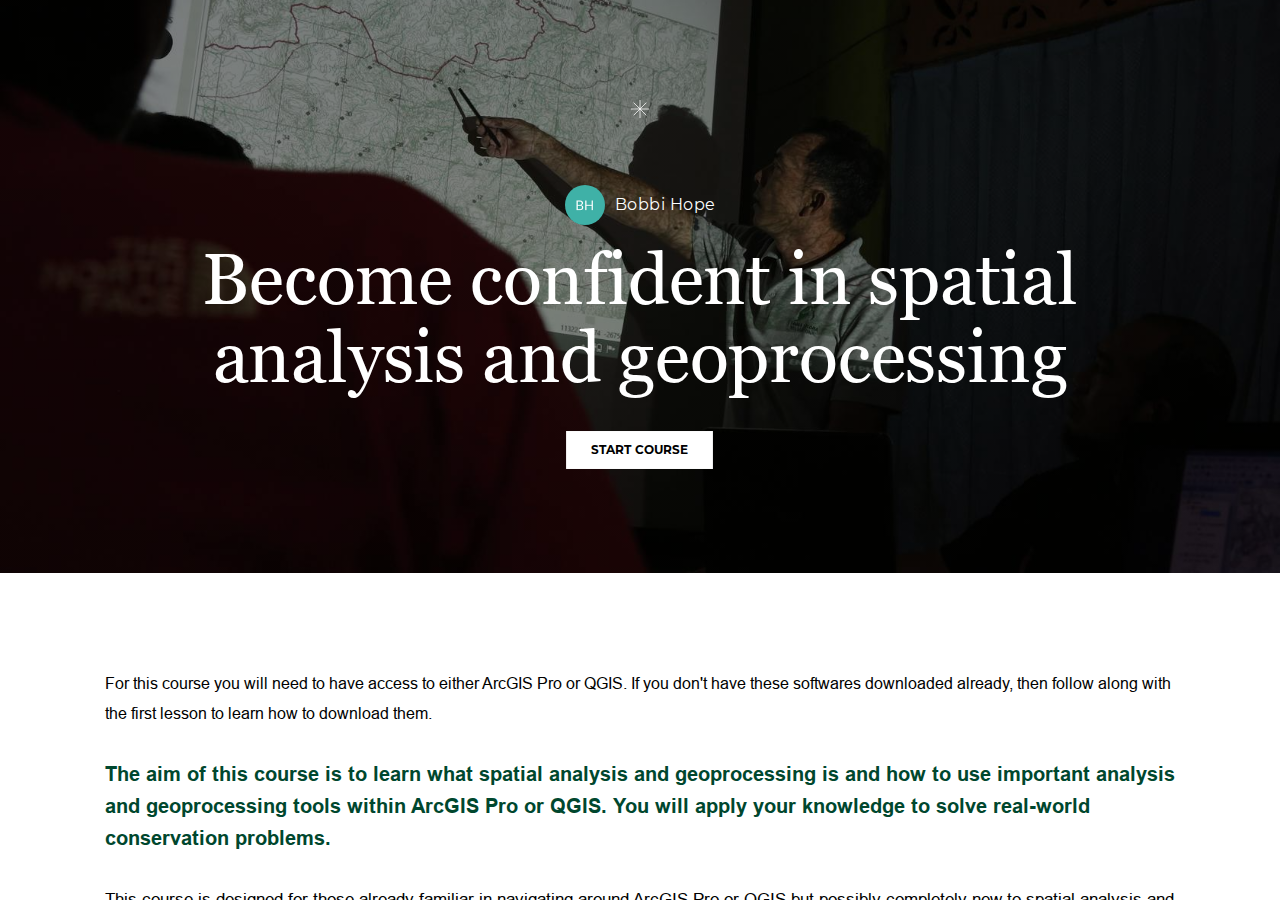
<file: index.html>
<!DOCTYPE html>
<html lang="en" class="">
  <head>
    <meta http-equiv="X-UA-Compatible" content="IE=edge,chrome=1">
    <meta name="viewport" content="width=device-width, initial-scale=1">
    <meta charset="utf-8">

    <title>Become confident in spatial analysis and geoprocessing </title>

    <link type="text/css" rel="stylesheet" href="lib/icomoon.css">
    <script type="text/javascript" src="lib/player-0.0.11.min.js"></script>
    <script type="text/javascript" src="lib/lzwcompress.js"></script>

    <!-- Resize Hack -->
    <script type="text/javascript">
      window.resizeTo(screen.width, screen.height);
    </script>
    
    <!--[if lt IE 9]>
    <script src="//html5shiv.googlecode.com/svn/trunk/html5.js"></script>
    <![endif]-->

    <script id="__ENTRY__" type="application/json">
      {".js":["rise/a0e51537.js"]}
    </script>

    <script id="__REMOTE_ENTRIES__" type="application/json">
      {"mondrian":{".js":["mondrian/entry.js"]}}
    </script>

    <script>
      (function() {
        const jsonp = {}

        function loadModule(manifest) {
          const p = []

          if (manifest['.css'] != null) {
            for (var idx = 0; idx < manifest['.css'].length; idx++) {
              p.push(new Promise((resolve, reject) => {
                var link = document.createElement('link')
                link.onload = resolve
                link.onerror = reject
                link.rel = 'stylesheet'
                link.href = 'lib/' + manifest['.css'][idx]
                document.body.appendChild(link)
              }))
            }
          }

          if (manifest['.js'] != null) {
            for (var idx = 0; idx < manifest['.js'].length; idx++) {
              p.push(new Promise((resolve, reject) => {
                var script = document.createElement('script')
                script.onload = resolve
                script.onerror = reject
                script.src = 'lib/' + manifest['.js'][idx]
                document.body.appendChild(script)
              }))
            }
          }

          return Promise.all(p)
        }

        function deserialize(str) {
          const buffer = Uint8Array.from(atob(str), c => c.charCodeAt(0))
          const json = new TextDecoder().decode(buffer)
          const result = JSON.parse(json)
          return result
        }

        function __loadEntry() {
          return loadModule(JSON.parse(document.getElementById('__ENTRY__').textContent))
        }

        function __loadRemoteEntry(name) {
          const manifest = JSON.parse(document.getElementById('__REMOTE_ENTRIES__').textContent)
          if (manifest[name] == null) throw new Error(`Missing manifest for remote entry "${name}".`)
          return loadModule(manifest[name])
        }
        
        async function __loadJsonp(id, path) {
          try {
            return await new Promise((resolve, reject) => {
              try {
                jsonp[id] = resolve
                const script = document.createElement('script')
                script.onerror = reject
                script.src = `./${path}`
                document.head.appendChild(script)
              } catch (err) {
                reject(err)
              }
            })
          } finally {
            delete jsonp[id]
          }
        }

        function __resolveJsonp(id, data) {
          const resolve = jsonp[id]
          if (typeof resolve !== 'function') {
            throw new Error(`Could not load JSONP "${id}"`)
          }
          resolve(data)
        }

        async function __fetchCourse(name) {
          name = name == null ? window.i18n.default : name
          if (!window.i18n.available.includes(name)) {
            console.warn(`Could not load locale "${name}"`)
            name = window.i18n.available[0]
          }
          const encoded = await __loadJsonp(`course:${name}`, `locales/${name}.js`)
          const courseData = deserialize(encoded)
          return courseData
        }

        window.__loadEntry = __loadEntry
        window.__loadRemoteEntry = __loadRemoteEntry
        window.__loadJsonp = __loadJsonp
        window.__resolveJsonp = __resolveJsonp
        window.__fetchCourse = __fetchCourse
      })()
    </script>
  </head>
  <body>
    <div id="app"></div>
    <script>
  (function(root) {
    window.i18n = {"available":["und"],"default":"und"};
    window.partnerContent = [];

    var quizId = null;
    var storylineId = null;
    var completionPercentage = 100;
    var reporting = 'completed-incomplete';

    var LMSProxySelections = [
      'CommitData',
      'ConcedeControl', // Gives control back to the LMS
      'CreateResponseIdentifier', // Create question response
      'Finish',
      'GetDataChunk',  // Retrieve stringified object with lesson progress
      'GetStatus', // Get Current Status
      'MatchingResponse', // Interaction - Question Type
      'RecordFillInInteraction', // Interaction - Question Type
      'RecordMatchingInteraction', // Interaction - Question Type
      'RecordMultipleChoiceInteraction', // Interaction - Question Type
      'ResetStatus', // Reset the Status
      'SetBookmark',   // Set identifier for bookmark
      'SetDataChunk',  // Set a stringified object with lesson progress
      'SetFailed', // Tell LMS user Failed course
      'SetPassed', // Tell LMS user Passed the course
      'SetReachedEnd', // Tell LMS user completed course
      'SetScore', // Report Users Score to the LMS (for Pass and fail)
      'WriteToDebug',
    ];

    function HookCommit() {
  LMSProxyFuncs.WriteToDebug('Commit strategy detected a reason to commit! Forcing a commit to the LMS.');
  LMSProxyFuncs.CommitData();
}

const ProxyHooks = {

  'SetFailed': HookCommit,
  'SetPassed': HookCommit,
  'SetReachedEnd': HookCommit,
  'SetScore': HookCommit,

  'RecordMultipleChoiceInteraction': HookCommit,
  'RecordMatchingInteraction': HookCommit,
  'RecordFillInInteraction': HookCommit,
  'MatchingResponse': HookCommit,
};

function hookProxy(funcName) {
  if(ProxyHooks[funcName]) {
    return ProxyHooks[funcName]();
  }

  return;
}

var LMSProxyFuncs = pick(LMSProxySelections, window.parent, Function.prototype);

function noAPIFunction (funcName) {
  return function () {
    console.log('Warning: Course was unable to find the LMS API for ' + funcName + '. Course may have been launched from scormcontent/index.html, or the course package is not within an LMS. Saving of student data will not occur.');
  }
}

var initProxy = function() {
  return Object.keys(LMSProxyFuncs).reduce(function(newProxy, funcName) {
    if (LMSProxyFuncs[funcName].toString().length < 35) {
      noAPIFunction(funcName)();

      if (funcName === 'cmi5') {
        newProxy['cmi5'] = {
          getMasteryScore: noAPIFunction('cmi5.getMasteryScore')
        }
      } else {
        newProxy[funcName] = noAPIFunction(funcName);
      }
      
      return newProxy;
    }

    if (arrayHas(funcName, ['CreateResponseIdentifier', 'MatchingResponse', 'cmi5'])) {
      newProxy[funcName] = LMSProxyFuncs[funcName];
      return newProxy;
    }

    newProxy[funcName] = function () {
      var args = ([]).slice.call(arguments);
      var result = LMSProxyFuncs[funcName].apply(null, args);

      hookProxy(funcName);

      return result;
    }
    return newProxy;
  }, {})
}


    var LMSProxy = initProxy();

    var cache = getLMSData();

    function debounce(fn, delay) {
  var timer = null;

  return function () {
    var context = this, args = arguments;
    clearTimeout(timer);
    timer = setTimeout(function () {
      fn.apply(context, args);
    }, delay);
  };
}

function compress(data) {
  try {
    return JSON.stringify({
      v: 2,
      d: lzwCompress.pack(JSON.stringify(data)),
      cpv: "zbJ1c4cA"
    });
  } catch(e) {
    return '';
  }
}

function decompress(stringData) {
  try {
    const data = JSON.parse(stringData);

    return data.d
      ? JSON.parse(lzwCompress.unpack(data.d))
      : data;
  } catch(e) {
    return {};
  }
}

function assign(target) {
  if (target === undefined || target === null) {
    throw new TypeError('assign: Cannot convert undefined or null to object');
  }

  var output = Object(target);

  for (var index = 1; index < arguments.length; index++) {
    var source = arguments[index];
    if (source !== undefined && source !== null) {
      for (var nextKey in source) {
        if (source.hasOwnProperty(nextKey)) {
          output[nextKey] = source[nextKey];
        }
      }
    }
  }
  return output;
}

function identity(value) {
  return value;
}

function bookmark(id) {
  var url = 'index.html#/lessons/' + id;

  LMSProxy.SetBookmark(url, '');
}

function completeOut(passed, reportParam) {
  var reportType = reportParam || reporting;

  if(passed) {
    switch(reportType) {
      case 'completed-incomplete':
      case 'completed-failed':
        LMSProxy.ResetStatus();
        LMSProxy.SetReachedEnd();
        break;

      case 'passed-incomplete':
      case 'passed-failed':
        LMSProxy.SetPassed();
        LMSProxy.SetReachedEnd();
        break;
    }
  } else {
    switch(reportType) {
      case 'passed-failed':
      case 'completed-failed':
        if(!isPassed()) {
          LMSProxy.SetFailed();
        }
        break;
    }
  }
}

var setDataChunk = debounce(function(data) {
  LMSProxy.SetDataChunk(data);
}, 1000);

function concatLMSData(data) {
  assign(cache, data);
  setDataChunk(compress(cache));
}

function exit() {
  LMSProxy.ConcedeControl();
}

function finish(totalProgress) {
  if (
    quizId === null &&
    storylineId === null &&
    completionPercentage != undefined &&
    totalProgress >= completionPercentage
  ) {
    completeOut(true);
  }
}

function finishQuiz(passed, score, id) {
  if (id == quizId) {
    reportScore(score);
    completeOut(passed);
  }
}

function finishStoryline(id, passed, isQuiz, score) {
  if (id == storylineId) {
    if (isQuiz) {
      reportScore(score);
      completeOut(passed, 'passed-failed');
    } else {
      completeOut(passed);
    }
  }
}

function stripHtml(title) {
  return title.replace(/<(?:.|\n)*?>/gm, '');
}

function shorten(title) {
  return title.charAt(0);
}

function buildResponseIdentifier(response) {
  var title = stripHtml(response.title);
  return LMSProxy.CreateResponseIdentifier(shorten(title), title);
}

function buildMatchingResponse(response) {
  var sourceTitle = stripHtml(response.source.title);
  var targetTitle = stripHtml(response.target.title);

  var source =
    LMSProxy.CreateResponseIdentifier(shorten(sourceTitle), sourceTitle);
  var target =
    LMSProxy.CreateResponseIdentifier(shorten(targetTitle), targetTitle);

  return new LMSProxy.MatchingResponse(source, target);
}

function cleanTitle(title, maxSize) {
  return title.substr(0, maxSize || 20).replace(/\s/g, '_');
}

function titleToId(quiz, question, attempts) {
  return cleanTitle(quiz, 20) + '_' + cleanTitle(question, 230) + '_' + attempts.toString().substr(0,3);
}

function normalizeResult(correct) {
  return correct
    ? window.parent.INTERACTION_RESULT_CORRECT
    : window.parent.INTERACTION_RESULT_WRONG;
}

function reportAnswer(data) {
  var recorder = Function.prototype;
  var response;
  var correctResponses;

  var isCorrect = normalizeResult(data.isCorrect);
  var latency = data.latency;
  var title = data.questionTitle;
  var weighting = 1;
  var strId = titleToId(data.quizTitle, title, data.retryAttempts);

  switch (data.type) {
    case 'MULTIPLE_CHOICE':
    case 'MULTIPLE_RESPONSE':
      response = data.response.map(buildResponseIdentifier);
      correctResponses = data.correctResponse.map(buildResponseIdentifier);
      recorder = LMSProxy.RecordMultipleChoiceInteraction;
      break;

    case 'FILL_IN_THE_BLANK':
      response = data.response;
      correctResponses = data.correctResponse;
      recorder = LMSProxy.RecordFillInInteraction;
      break;

    case 'MATCHING':
      response = data.response.map(buildMatchingResponse);
      correctResponses = data.correctResponse.map(buildMatchingResponse);
      recorder = LMSProxy.RecordMatchingInteraction;
      break;
  }

  recorder(
    strId,
    response,
    isCorrect,
    correctResponses,
    title,
    weighting,
    latency,
    0
  );
}

function getLMSData() {
  var data = null;

  if(!cache) {
    data = LMSProxy.GetDataChunk();

    var result = data
      ? decompress(data)
      : {};

    return result;
  }

  return assign({}, cache);
}

function getProgress(initialProgress) {
  var decodeCourseProgress =
    root.Rise.decodeCourseProgress;

  var progress = assign({}, {
    progress: { lessons: {} }
  }, getLMSData()).progress;

  if(initialProgress) {
    return decodeCourseProgress(initialProgress, progress);
  }

  return progress;
}

function isExport() {
  return true;
}

function isPassed() {
  return LMSProxy.GetStatus() === window.parent.LESSON_STATUS_PASSED;
}

function pick(keys, obj, def) {
  return keys.reduce(function(memo, key) {
    if(obj[key] === undefined) {
      if(def !== undefined) {
        memo[key] = def;
      }
    } else {
      memo[key] = obj[key];
    }

    return memo;
  }, {});
}

function reportScore(score) {
  var highScore = Math.max(getLMSData().score || 0, score);
  concatLMSData({ score: highScore });

  LMSProxy.SetScore(highScore, 100, 0);
}

function resolvePath(path) {
  return ('assets/').concat(path);
}

function resolveFontPath(font) {
  return ('lib/fonts/').concat(font.key.split('/').reverse()[0]);
}

function setLessonProgress(lessonProgress) {
  var encodeLessonProgress =
    root.Rise.encodeLessonProgress;

  var currentProgress = getProgress();

  var lessons = assign(
    {},
    currentProgress.lessons,
    encodeLessonProgress(lessonProgress)
  );

  var progress = assign({}, currentProgress, { lessons: lessons });

  concatLMSData({ progress: progress });
}

function setCourseProgress(courseProgress) {
  var encodeCourseProgress =
    root.Rise.encodeCourseProgress;

  var currentProgress = getProgress();

  var progress = assign(
    {},
    currentProgress,
    encodeCourseProgress(courseProgress)
  );

  concatLMSData({ progress: progress });
}

function getMasteryScore(payload) {
  return payload.passingScore;
}

function arrayHas(val, arr) {
  return !!(~(arr.indexOf(val)))
}

function fetchAvailableLocales() {
  return window.i18n
}

root.Rise = {
  completeLessons: identity,
  decodeCourseProgress: identity,
  encodeCourseProgress: identity,
  encodeLessonProgress: identity
};

root.Runtime = {
  bookmark: bookmark,
  exit: exit,
  fetch: window.__fetchCourse,
  fetchAvailableLocales: fetchAvailableLocales,
  finish: finish,
  finishQuiz: finishQuiz,
  finishStoryline: finishStoryline,
  getMasteryScore: getMasteryScore,
  getProgress: getProgress,
  isExport: isExport,
  reportAnswer: reportAnswer,
  resolveFontPath: resolveFontPath,
  resolvePath: resolvePath,
  setCourseProgress: setCourseProgress,
  setLessonProgress: setLessonProgress
};

  }(window));
</script>

    
    <script>__loadEntry()</script>
    
  </body>
</html>
</file>
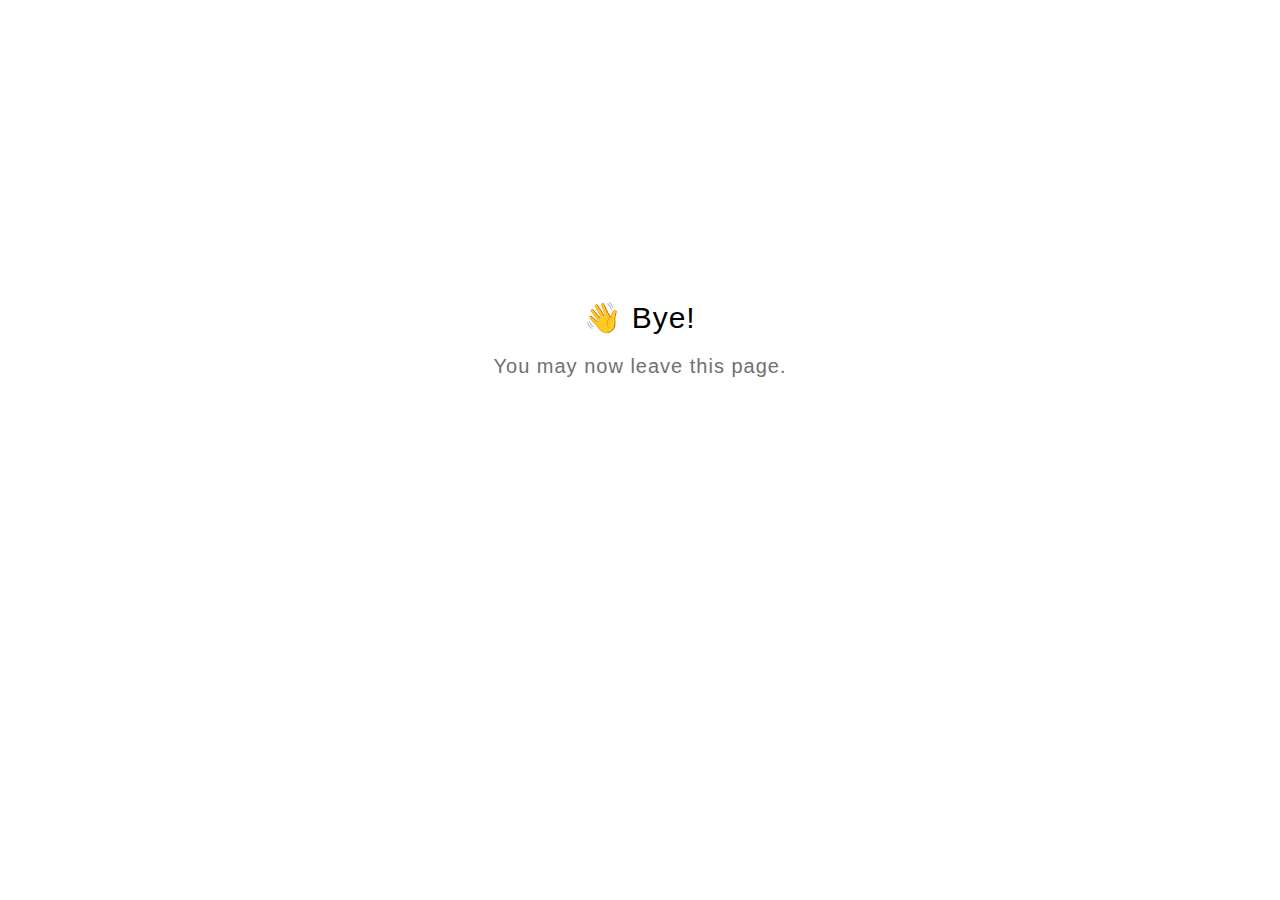
<file: goodbye.html>
<!DOCTYPE html>
<html lang="en">
  <head>
    <title>Goodbye</title>
    <meta charset="utf-8" lang="en">
    <style>
      html {
        font-size: 20px;
        font-family: 'lato', sans-serif;
        font-weight: lighter;
        letter-spacing: 0.05rem;
      }

      .goodbye-container {
        text-align: center;
        margin-top: 15rem;
      }

      .bye-message {
        font-size: 1.5rem;
      }

      .exit-text {
        color: #707070;
        margin-top: 1rem;
      }
    </style>
  </head>
  <body>
    <div class="goodbye-container">
      <div class="bye-message">👋 Bye!</div>
      <div class="exit-text">You may now leave this page.</div>
    </div>
  </body>
</html>
</file>
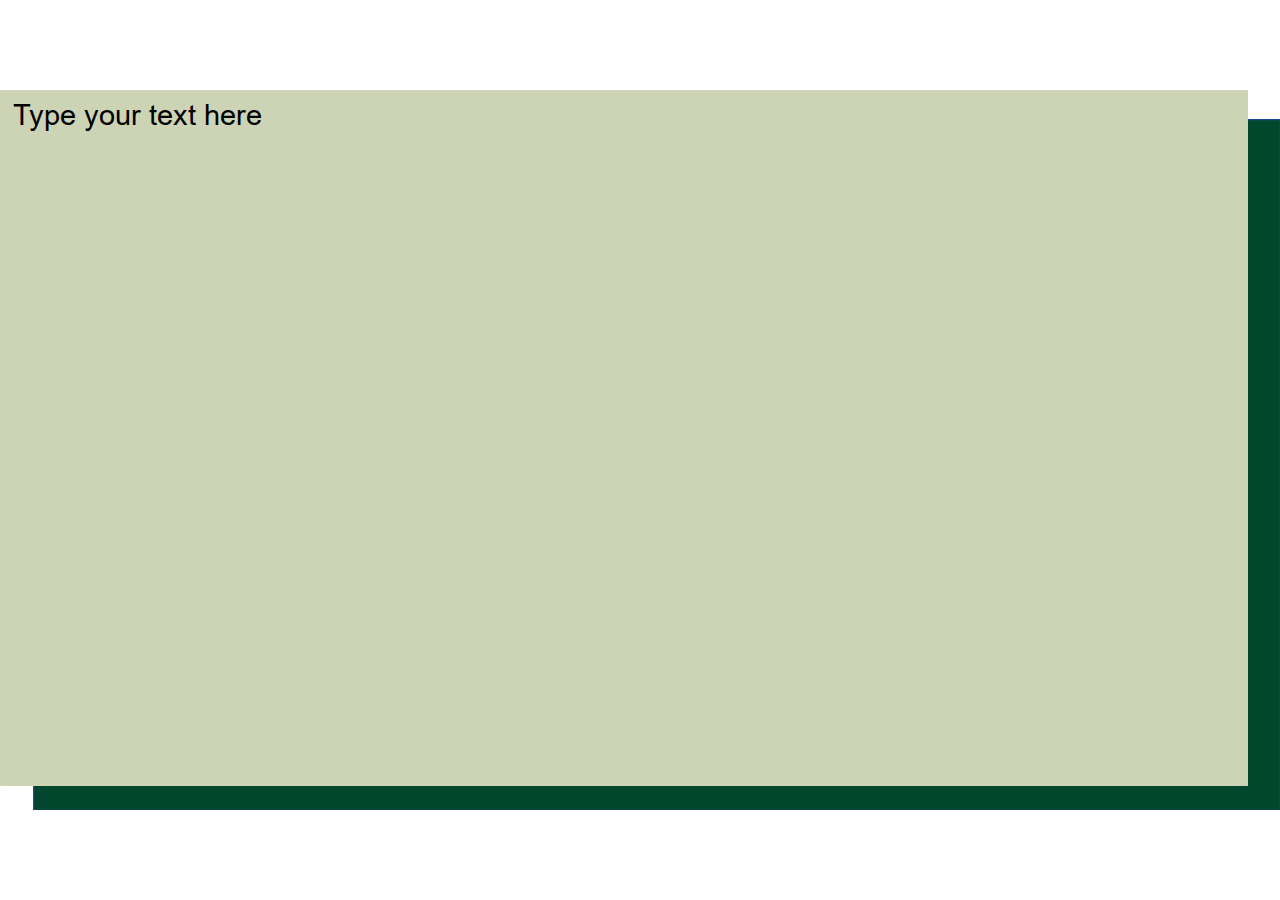
<file: assets/hql48otTnAm95Dvj/story.html>
﻿<!doctype html>
<html lang="en-US">
<head>
  <meta charset="utf-8">
  <!-- Created using Storyline 360 - http://www.articulate.com  -->
  <!-- version: 3.75.30269.0 -->
  <title>free text box blue 16 9</title>
  <meta http-equiv="x-ua-compatible" content="IE=edge"/>
  <meta name="viewport" content="width=device-width,initial-scale=1,user-scalable=no,shrink-to-fit=no,minimal-ui"/>
  <meta name="apple-mobile-web-app-capable" content="yes"/>
  <style>
    html, body { height: 100%; padding: 0; margin: 0 }
    #app { height: 100%; width: 100%; }
  </style>

  <script>
    window.DS = {};
    window.globals = {
      DATA_PATH_BASE: '',
      HAS_FRAME: true,
      HAS_SLIDE: true,

      lmsPresent: false,
      tinCanPresent: false,
      cmi5Present: false,
      aoSupport: false,
      scale: 'noscale',
      captureRc: false,
      browserSize: 'optimal',
      bgColor: '#282828',
      features: 'AccessibleVideo,BackgroundAudio,ConnectionMessages,FullScreenToggle,InsertSvgPicture,LayerPresentAsDialog,MultipleQuizTracking,PlayerSpeedControl,StreamingVideo,UpdatedThemeEditor,UseAudioElement,VideoTranscripts',
      themeName: 'unified',
      preloaderColor: '#FFFFFF',
      suppressAnalytics: false,
      productChannel: 'stable',
      publishSource: 'storyline',
      aid: 'aid|61ed9284-7fb2-4892-9b91-5a5bcbf24032',
      cid: 'ff50e227-92e5-4035-a3ec-3070b4be88c7',
      playerVersion: '3.75.30269.0',
      publishTimestamp: '2023-05-10T16:28:48.5559881Z',
      maxIosVideoElements: 10,
      connectionSettings: { message: 'You%20are%20offline.%20Trying%20to%20reconnect...', useDarkTheme: false },

      
      parseParams: function(qs) {
        if (window.globals.parsedParams != null) {
          return window.globals.parsedParams;
        }
        qs = (qs || window.location.search.substr(1)).split('+').join(' ');
        var params = {},
            tokens,
            re = /[?&]?([^=]+)=([^&]*)/g;

        while (tokens = re.exec(qs)) {
          params[decodeURIComponent(tokens[1]).trim()] =
            decodeURIComponent(tokens[2]).trim();
        }
        window.globals.parsedParams = params;
        return params;
      }

    };
  </script>
  <script>
    var isIe11 = ('ActiveXObject' in window || window.MSBlobBuilder != null)
      && window.msCrypto != null && !window.ActiveXObject;
    if (isIe11) {
      window.globals.unsupportedBrowser = true;
      document.write(atob('[base64]'));
    }
  </script>
  
  <script>window.THREE = { };</script>
  
<meta name="robots" content="noindex, nofollow"></head>
<body style="background: #282828" class="cs-HTML theme-unified">
<script src="player-interface.js"></script>
  <script>!function(){var e,i=/iPhone/i,o=/iPod/i,n=/iPad/i,t=/\biOS-universal(?:.+)Mac\b/i,r=/\bAndroid(?:.+)Mobile\b/i,a=/Android/i,d=/(?:SD4930UR|\bSilk(?:.+)Mobile\b)/i,p=/Silk/i,l=/Windows Phone/i,u=/\bWindows(?:.+)ARM\b/i,b=/BlackBerry/i,s=/BB10/i,c=/Opera Mini/i,f=/\b(CriOS|Chrome)(?:.+)Mobile/i,h=/Mobile(?:.+)Firefox\b/i,v=function(e){return void 0!==e&&"MacIntel"===e.platform&&"number"==typeof e.maxTouchPoints&&e.maxTouchPoints>1&&"undefined"==typeof MSStream};e=function(e){var m={userAgent:"",platform:"",maxTouchPoints:0};e||"undefined"==typeof navigator?"string"==typeof e?m.userAgent=e:e&&e.userAgent&&(m={userAgent:e.userAgent,platform:e.platform,maxTouchPoints:e.maxTouchPoints||0}):m={userAgent:navigator.userAgent,platform:navigator.platform,maxTouchPoints:navigator.maxTouchPoints||0};var g=m.userAgent,y=g.split("[FBAN");void 0!==y[1]&&(g=y[0]),void 0!==(y=g.split("Twitter"))[1]&&(g=y[0]);var A=function(e){return function(i){return i.test(e)}}(g),w={apple:{phone:A(i)&&!A(l),ipod:A(o),tablet:!A(i)&&(A(n)||v(m))&&!A(l),universal:A(t),device:(A(i)||A(o)||A(n)||A(t)||v(m))&&!A(l)},amazon:{phone:A(d),tablet:!A(d)&&A(p),device:A(d)||A(p)},android:{phone:!A(l)&&A(d)||!A(l)&&A(r),tablet:!A(l)&&!A(d)&&!A(r)&&(A(p)||A(a)),device:!A(l)&&(A(d)||A(p)||A(r)||A(a))||A(/\bokhttp\b/i)},windows:{phone:A(l),tablet:A(u),device:A(l)||A(u)},other:{blackberry:A(b),blackberry10:A(s),opera:A(c),firefox:A(h),chrome:A(f),device:A(b)||A(s)||A(c)||A(h)||A(f)},any:!1,phone:!1,tablet:!1};return w.any=w.apple.device||w.android.device||w.windows.device||w.other.device,w.phone=w.apple.phone||w.android.phone||w.windows.phone,w.tablet=w.apple.tablet||w.android.tablet||w.windows.tablet,w}(),"object"==typeof exports&&"undefined"!=typeof module?module.exports=e:"function"==typeof define&&define.amd?define((function(){return e})):this.isMobile=e}();
    window.isMobile.apple.tablet = window.isMobile.apple.tablet ||
      (navigator.platform === 'MacIntel' && navigator.maxTouchPoints > 1);
    window.isMobile.apple.device = window.isMobile.apple.device || window.isMobile.apple.tablet;
    window.isMobile.tablet = window.isMobile.tablet || window.isMobile.apple.tablet;
    window.isMobile.any = window.isMobile.any || window.isMobile.apple.tablet;
  </script>

  <div id="focus-sink" tabindex="-1"></div>

  <div id="preso"></div>
  <script>
    (function() {

      var classTypes = [ 'desktop', 'mobile', 'phone', 'tablet' ];

      var addDeviceClasses = function(prefix, testObj) {
        var curr, i;
        for (i = 0; i < classTypes.length; i++) {
          curr = classTypes[i];
          if (testObj[curr]) {
            document.body.classList.add(prefix + curr);
          }
        }
      };

      var params = window.globals.parseParams(),
          isDevicePreview = params.devicepreview === '1',
          isPhoneOverride = params.deviceType === 'phone' || (isDevicePreview && params.phone == '1'),
          isTabletOverride = (params.deviceType === 'tablet' || isDevicePreview) && !isPhoneOverride,
          isMobileOverride = isPhoneOverride || isTabletOverride;

      var deviceView = {
        desktop: !window.isMobile.any && !isMobileOverride,
        mobile: window.isMobile.any || isMobileOverride,
        phone: isPhoneOverride || (window.isMobile.phone && !isTabletOverride),
        tablet: isTabletOverride || window.isMobile.tablet
      };

      window.globals.deviceView = deviceView;
      window.isMobile.desktop = !window.isMobile.any;
      window.isMobile.mobile = window.isMobile.any;

      addDeviceClasses('view-', deviceView);

    })();
  </script>
  
  <script src='story_content/user.js' type=text/javascript></script>
  <div class="slide-loader"></div>

  <script>
    var doc = document, loader = doc.body.querySelector('.slide-loader'); [ 1, 2, 3 ].forEach(function(n) { var d = doc.createElement('div'); d.style.backgroundColor = window.globals.preloaderColor; d.classList.add('mobile-loader-dot'); d.classList.add('dot' + n); loader.appendChild(d); });
  </script>

  <div class="mobile-load-title-overlay" style="display: none">
    <div class="mobile-load-title">free text box blue 16 9</div>
  </div>

  <div class="mobile-chrome-warning"></div>

  
<style>
  .warn-connection-dialog {
    display: none;
    background: transparent;
    pointer-events: none;
    position: fixed;
    left: 0;
    top: 0;
    width: 100%;
    height: 100%;
    z-index: 999;
  }

  .warn-connection-content {
    border-radius: 4px;
    background: white;
    border: 1px solid #E7E7E7;
    color: #333333;
    box-shadow: 0 2px 4px rgba(0, 0, 0, 0.25);
    transition: all 150ms ease-out;
    position: absolute;
    white-space: nowrap;
  }

  .view-phone.is-landscape .warn-connection-content {
    left: 23px;
    bottom: 23px;
  }

  .view-tablet.is-landscape .warn-connection-content {
    left: 50%;
    top: 20px;
    transform: translateX(-50%);
  }

  .is-portrait .warn-connection-content {
    transform: translate(-50%, calc(-100% - 15px));
  }

  .warn-connection-content p {
    display: inline-block;
    margin: 0 8px 0 0;
    line-height: 33px;
    font-size: 11px;
  }

  .warn-connection-content svg {
    position: relative;
    vertical-align: middle;
    margin: 0 2px 2px 8px;
  }

  .view-desktop .warn-connection-content {
    left: 1.5em;
    bottom: 1.5em;
  }

  .view-desktop .warn-connection-content p {
    font-size: 1.1em;
  }

  .is-offline .warn-connection-dialog {
    display: block;
  }

  .is-offline .cs-panel * {
    pointer-events: none !important;
  }

  .is-offline .cs-panel {
    pointer-events: all !important;
  }

  .is-offline #nav-controls * {
    pointer-events: none !important;
  }

  .is-offline #nav-controls {
    pointer-events: all !important;
  }
</style>

<div class="warn-connection-dialog">
  <div class="warn-connection-content">
    <svg width="17" height="15" viewBox="0 0 17 15" xmlns="http://www.w3.org/2000/svg">
      <path fill="#8F0000" stroke="white" d="M16.07,12.98 L15.88,12.23 L9.51,1.21 C8.97,0.26,7.6,0.26,7.06,1.21 L0.69,12.23 C0.15,13.16,0.81,14.36,1.91,14.36 H14.65 C15.47,14.36,16.05,13.7,16.07,12.98 Z"/>
      <path fill="white" stroke="white" d="M8.58,5.5 C8.35,5.28,8.5,5.35,8.21,5.32 C8.09,5.35,7.97,5.49,7.96,5.67 C7.97,5.79,7.98,5.92,7.98,6.04 L7.98,6.04 C7.99,6.17,8,6.31,8.01,6.43 L8.01,6.44 C8.03,6.92,8.06,7.41,8.09,7.9 L8.09,7.9 C8.12,8.39,8.14,8.88,8.17,9.37 C8.17,9.39,8.18,9.42,8.2,9.44 C8.23,9.46,8.25,9.47,8.28,9.47 C8.31,9.47,8.34,9.46,8.35,9.44 C8.37,9.43,8.38,9.4,8.39,9.35 L8.39,9.34 C8.39,9.24,8.4,9.15,8.4,9.05 L8.4,9.05 C8.41,8.96,8.41,8.86,8.42,8.75 C8.43,8.44,8.45,8.12,8.47,7.81 L8.47,7.81 C8.49,7.49,8.51,7.18,8.53,6.87 C8.55,6.46,8.56,6.05,8.59,5.64 L8.6,5.62 C8.6,5.57,8.59,5.53,8.58,5.5 L8.21,5.32 Z"/>
      <circle fill="white" stroke="white" cx="8.3" cy="11.35" r="0.3"/>
    </svg>
    <p>You are offline. Trying to reconnect...</p>
  </div>
</div>

<script>
  (function() {
    window.DS.connection = {
      warningShown: false,
      assets: {},
      loadingAssetGroup: false,
      retryDelay: 500
    };

    // @TODO this is POC code and can be cleaned up a bit more if we move forward
    // with the feature



    // The `window.globals.features` variable must be set in `webpack.dev.config` when testing locally - it is not enough
    // to have it in the data - but it must be set there as well.
    var useConnectionMessages = window.AbortController != null &&
      window.location.protocol != 'file:' &&
      window.globals.features.indexOf('ConnectionMessages') != -1;

    window.DS.connection.useConnectionMessages = useConnectionMessages

    var assetCount = 0;
    var checkLoadedId;
    var connectionSettings = window.globals.connectionSettings;

    if (useConnectionMessages && connectionSettings != null) {
      var contentEl = document.querySelector('.warn-connection-content');
      var messageEl = contentEl.querySelector('p')

      if (connectionSettings.useDarkTheme) {
        contentEl.style.borderColor = '#BABBBA';
        contentEl.style.backgroundColor = '#282828';
        contentEl.style.color = '#FFFFFF';
      }

      if (connectionSettings.message != null) {
        messageEl.textContent = window.decodeURIComponent(connectionSettings.message);
      }
    }

    function checkAssetsReady() {
      for (var i in DS.connection.assets) {
        if (!DS.connection.assets[i].success) {
          return false;
        }
      }
      return true;
    }

    function stopAssetGroup() {
      if (!useConnectionMessages) { return; }

      assetCount = 0;

      DS.connection.oldAssetGroup = DS.connection.assets;
      DS.connection.assets = {};
      DS.connection.loadingAssetGroup = false;
      clearInterval(checkLoadedId);
    }

    function startAssetGroup() {
      if (!useConnectionMessages) { return; }
      var ticks = 0;
      clearInterval(checkLoadedId);
      checkLoadedId = setInterval(function() {
        var loaded = 0;
        if (assetCount === 0 && loaded === 0) {
          clearInterval(checkLoadedId);
          return;
        }

        for (var i in DS.connection.assets) {
          if (DS.connection.assets[i].success) {
            loaded++;
          }
        }

        if (assetCount === loaded && checkAssetsReady()) {
          for (var i in DS.connection.assets) {
            if (DS.connection.assets[i].action) {
              DS.connection.assets[i].action();
            }
          }
          hideWarning();
          stopAssetGroup();
        }
      }, 100)
    }

    function requiredAsset(url, action, retry, type) {
      if (!useConnectionMessages) { return; }
      if (DS.connection.assets[url]) { return; }

      DS.connection.assets[url] = {
        success: false, action: action, retry: retry, type: type
      };
      assetCount = Object.keys(DS.connection.assets).length;
      if (!DS.connection.loadingAssetGroup) {
        startAssetGroup();
      }
      DS.connection.loadingAssetGroup = true;
    }

    function assetLoaded(url) {
      if (!useConnectionMessages) { return; }
      if (DS.connection.assets[url]) {
        DS.connection.assets[url].success = true;
      }
    }

    function assetFailed(url) {
      if (!useConnectionMessages) { return; }
      if (!DS.connection.assets[url]) {
        if (/\.js$/.test(url)) {
          setTimeout(function() {
            if (DS.connection.lastSlideLoaded != null) {
              DS.connection.lastSlideLoaded();
            }
          }, DS.connection.retryDelay);
        }
        return;
      }
      if (!DS.connection.warningShown) { showWarning(); }
      if (DS.connection.assets[url].retry) {
        setTimeout(function() {
          if (!DS.connection.assets[url].success) {
            DS.connection.assets[url].retry()
          }
        }, DS.connection.retryDelay);
      }
    }

    function hideWarning() {
      document.body.classList.remove('is-offline');
      DS.connection.warningShown = false;
    }
    DS.connection.hideWarning = hideWarning

    function showWarning(btn) {
      document.body.classList.add('is-offline')
      DS.connection.warningShown = true;
      updateWarningPosition();
    }

    function updateWarningPosition() {
      if (!DS.connection.warningShown) {
        return;
      }

      var isPortrait = document.body.classList.contains('is-portrait');
      var warningEl = document.querySelector('.warn-connection-content');

      if (isPortrait) {
        var slide = document.querySelector('.primary-slide');
        var slideRect = slide.getBoundingClientRect();

        warningEl.style.top = `${slideRect.top}px`
        warningEl.style.left = `${slideRect.left + slideRect.width / 2}px`
      } else {
        warningEl.style.top = null;
        warningEl.style.left = null;
      }

      window.requestAnimationFrame(updateWarningPosition);
    }

    // these will all be noops if the feature flag isn't set in
    // the data and `window.globals.features`
    DS.connection.requiredAsset = requiredAsset;
    DS.connection.assetLoaded = assetLoaded;
    DS.connection.assetFailed = assetFailed;
    DS.connection.stopAssetGroup = stopAssetGroup;
    DS.connection.startAssetGroup = startAssetGroup;
  })();
</script>


  <script>
    
    if (window.autoSpider && window.vInterfaceObject) {
      document.querySelector('.mobile-load-title-overlay').style.display = 'none';
    }
  </script>

  

  <link rel="stylesheet" href="html5/data/css/output.min.css" data-noprefix/>
</body>
<script src="html5/lib/scripts/bootstrapper.min.js"></script>
</html>
</file>
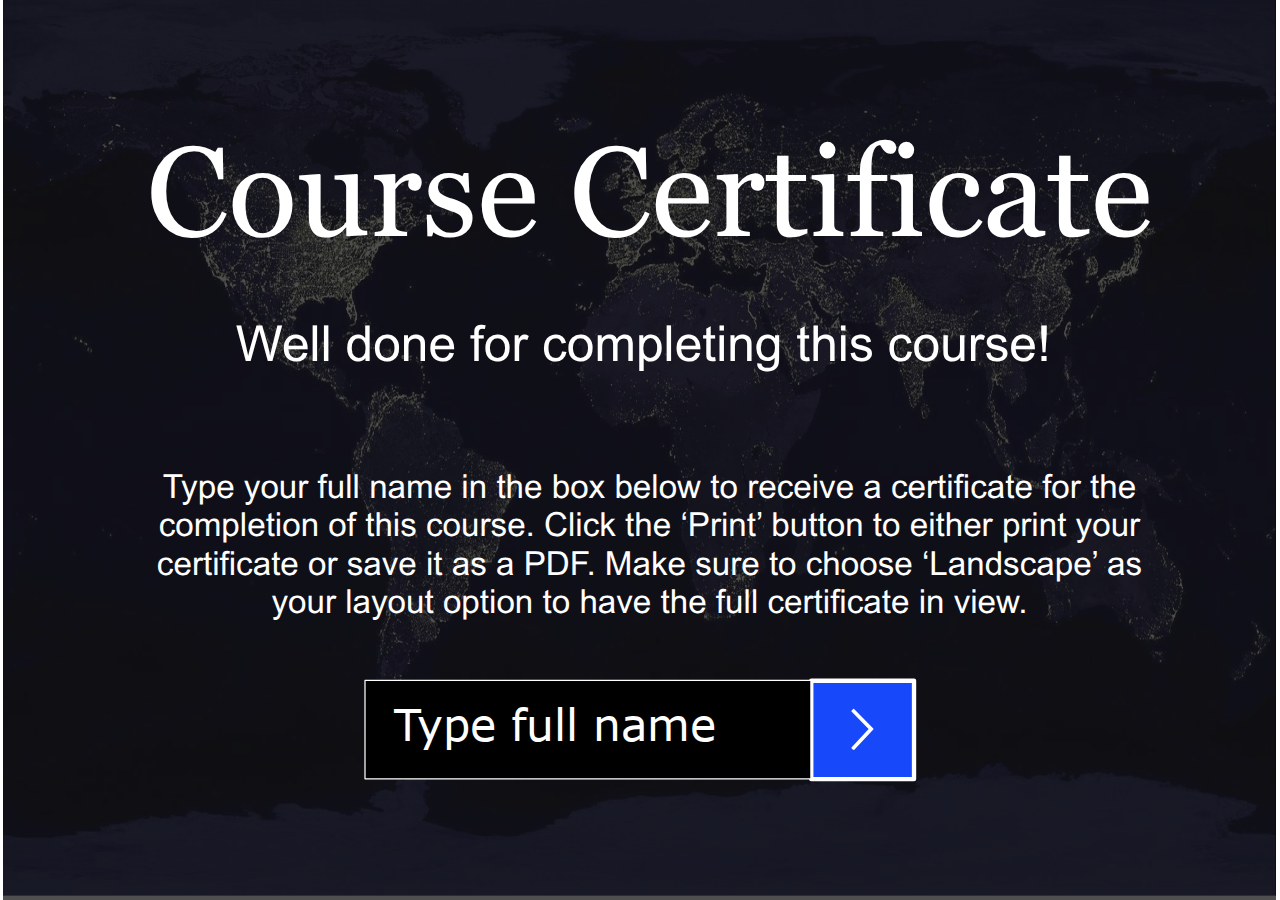
<file: assets/roUkYSk2k9Z5KY6O/story.html>
﻿<!doctype html>
<html lang="en-US">
<head>
  <meta charset="utf-8">
  <!-- Created using Storyline 360 - http://www.articulate.com  -->
  <!-- version: 3.82.31354.0 -->
  <title>Course Certificate Template</title>
  <meta http-equiv="x-ua-compatible" content="IE=edge"/>
  <meta name="viewport" content="width=device-width,initial-scale=1,user-scalable=no,shrink-to-fit=no,minimal-ui"/>
  <meta name="apple-mobile-web-app-capable" content="yes"/>
  <style>
    html, body { height: 100%; padding: 0; margin: 0 }
    #app { height: 100%; width: 100%; }
  </style>

  <script>
    window.DS = {};
    window.globals = {
      DATA_PATH_BASE: '',
      HAS_FRAME: true,
      HAS_SLIDE: true,

      lmsPresent: false,
      tinCanPresent: false,
      cmi5Present: false,
      aoSupport: false,
      scale: 'noscale',
      captureRc: false,
      browserSize: 'optimal',
      bgColor: '#0B0B09',
      features: 'BackgroundAudioTriggers,BackgroundAudioVolumeVariable,ConnectionMessages,DropIn1,DropIn2,DropIn3,DropIn4,DropIn5,LayerPresentAsDialog,MultiLineTextEntry,MultipleQuizTracking,PlayerTooltips,UpdatedThemeEditor',
      themeName: 'unified',
      preloaderColor: '#FFFFFF',
      suppressAnalytics: false,
      productChannel: 'stable',
      publishSource: 'storyline',
      aid: 'aid|926df8b0-4230-462c-bf31-9fab4c24335b',
      cid: 'eed84e24-fecc-4612-b42d-e3c6adbc464b',
      playerVersion: '3.82.31354.0',
      publishTimestamp: '2023-12-19T22:24:59.3814815Z',
      maxIosVideoElements: 10,
      connectionSettings: { message: 'You%20are%20offline.%20Trying%20to%20reconnect...', useDarkTheme: false, mode: 'disabled' },

      
      parseParams: function(qs) {
        if (window.globals.parsedParams != null) {
          return window.globals.parsedParams;
        }
        qs = (qs || window.location.search.substr(1)).split('+').join(' ');
        var params = {},
            tokens,
            re = /[?&]?([^=]+)=([^&]*)/g;

        while (tokens = re.exec(qs)) {
          params[decodeURIComponent(tokens[1]).trim()] =
            decodeURIComponent(tokens[2]).trim();
        }
        window.globals.parsedParams = params;
        return params;
      }

    };
  </script>
  <script>
    var isIe11 = ('ActiveXObject' in window || window.MSBlobBuilder != null)
      && window.msCrypto != null && !window.ActiveXObject;
    if (isIe11) {
      window.globals.unsupportedBrowser = true;
      document.write(atob('[base64]'));
    }
  </script>
  
  <script>window.THREE = { };</script>
  
<meta name="robots" content="noindex, nofollow"></head>
<body style="background: #0B0B09" class="cs-HTML theme-unified">
<script src="player-interface.js"></script>
  <script>!function(){var e,i=/iPhone/i,o=/iPod/i,n=/iPad/i,t=/\biOS-universal(?:.+)Mac\b/i,r=/\bAndroid(?:.+)Mobile\b/i,a=/Android/i,d=/(?:SD4930UR|\bSilk(?:.+)Mobile\b)/i,p=/Silk/i,l=/Windows Phone/i,u=/\bWindows(?:.+)ARM\b/i,b=/BlackBerry/i,s=/BB10/i,c=/Opera Mini/i,f=/\b(CriOS|Chrome)(?:.+)Mobile/i,h=/Mobile(?:.+)Firefox\b/i,v=function(e){return void 0!==e&&"MacIntel"===e.platform&&"number"==typeof e.maxTouchPoints&&e.maxTouchPoints>1&&"undefined"==typeof MSStream};e=function(e){var m={userAgent:"",platform:"",maxTouchPoints:0};e||"undefined"==typeof navigator?"string"==typeof e?m.userAgent=e:e&&e.userAgent&&(m={userAgent:e.userAgent,platform:e.platform,maxTouchPoints:e.maxTouchPoints||0}):m={userAgent:navigator.userAgent,platform:navigator.platform,maxTouchPoints:navigator.maxTouchPoints||0};var g=m.userAgent,y=g.split("[FBAN");void 0!==y[1]&&(g=y[0]),void 0!==(y=g.split("Twitter"))[1]&&(g=y[0]);var A=function(e){return function(i){return i.test(e)}}(g),w={apple:{phone:A(i)&&!A(l),ipod:A(o),tablet:!A(i)&&(A(n)||v(m))&&!A(l),universal:A(t),device:(A(i)||A(o)||A(n)||A(t)||v(m))&&!A(l)},amazon:{phone:A(d),tablet:!A(d)&&A(p),device:A(d)||A(p)},android:{phone:!A(l)&&A(d)||!A(l)&&A(r),tablet:!A(l)&&!A(d)&&!A(r)&&(A(p)||A(a)),device:!A(l)&&(A(d)||A(p)||A(r)||A(a))||A(/\bokhttp\b/i)},windows:{phone:A(l),tablet:A(u),device:A(l)||A(u)},other:{blackberry:A(b),blackberry10:A(s),opera:A(c),firefox:A(h),chrome:A(f),device:A(b)||A(s)||A(c)||A(h)||A(f)},any:!1,phone:!1,tablet:!1};return w.any=w.apple.device||w.android.device||w.windows.device||w.other.device,w.phone=w.apple.phone||w.android.phone||w.windows.phone,w.tablet=w.apple.tablet||w.android.tablet||w.windows.tablet,w}(),"object"==typeof exports&&"undefined"!=typeof module?module.exports=e:"function"==typeof define&&define.amd?define((function(){return e})):this.isMobile=e}();
    window.isMobile.apple.tablet = window.isMobile.apple.tablet ||
      (navigator.platform === 'MacIntel' && navigator.maxTouchPoints > 1);
    window.isMobile.apple.device = window.isMobile.apple.device || window.isMobile.apple.tablet;
    window.isMobile.tablet = window.isMobile.tablet || window.isMobile.apple.tablet;
    window.isMobile.any = window.isMobile.any || window.isMobile.apple.tablet;
  </script>

  <div id="focus-sink" tabindex="-1"></div>

  <div id="preso"></div>
  <script>
    (function() {

      var classTypes = [ 'desktop', 'mobile', 'phone', 'tablet' ];

      var addDeviceClasses = function(prefix, testObj) {
        var curr, i;
        for (i = 0; i < classTypes.length; i++) {
          curr = classTypes[i];
          if (testObj[curr]) {
            document.body.classList.add(prefix + curr);
          }
        }
      };

      var params = window.globals.parseParams(),
          isDevicePreview = params.devicepreview === '1',
          isPhoneOverride = params.deviceType === 'phone' || (isDevicePreview && params.phone == '1'),
          isTabletOverride = (params.deviceType === 'tablet' || isDevicePreview) && !isPhoneOverride,
          isMobileOverride = isPhoneOverride || isTabletOverride;

      var deviceView = {
        desktop: !window.isMobile.any && !isMobileOverride,
        mobile: window.isMobile.any || isMobileOverride,
        phone: isPhoneOverride || (window.isMobile.phone && !isTabletOverride),
        tablet: isTabletOverride || window.isMobile.tablet
      };

      window.globals.deviceView = deviceView;
      window.isMobile.desktop = !window.isMobile.any;
      window.isMobile.mobile = window.isMobile.any;

      addDeviceClasses('view-', deviceView);

    })();
  </script>
  
  <script src='story_content/user.js' type=text/javascript></script>
  <div class="slide-loader"></div>

  <script>
    var doc = document, loader = doc.body.querySelector('.slide-loader'); [ 1, 2, 3 ].forEach(function(n) { var d = doc.createElement('div'); d.style.backgroundColor = window.globals.preloaderColor; d.classList.add('mobile-loader-dot'); d.classList.add('dot' + n); loader.appendChild(d); });
  </script>

  <div class="mobile-load-title-overlay" style="display: none">
    <div class="mobile-load-title">Course Certificate Template</div>
  </div>

  <div class="mobile-chrome-warning"></div>

  
<style>
  .warn-connection-dialog {
    display: none;
    background: transparent;
    pointer-events: all;
    position: fixed;
    left: 0;
    top: 0;
    width: 100%;
    height: 100%;
    z-index: 999;
  }

  .warn-connection-content {
    pointer-events: all;
    border-radius: 4px;
    background: white;
    border: 1px solid #E7E7E7;
    color: #333333;
    box-shadow: 0 2px 4px rgba(0, 0, 0, 0.25);
    transition: all 150ms ease-out;
    position: absolute;
    white-space: nowrap;
  }

  .view-phone.is-landscape .warn-connection-content {
    left: 23px;
    bottom: 23px;
  }

  .view-tablet.is-landscape .warn-connection-content {
    left: 50%;
    top: 20px;
    transform: translateX(-50%);
  }

  .view-mobile.is-portrait .warn-connection-content {
    transform: translate(-50%, calc(-100% - 15px));
  }

  .warn-connection-content p {
    display: inline-block;
    margin: 0 8px 0 0;
    line-height: 33px;
    font-size: 11px;
  }

  .warn-connection-content svg {
    position: relative;
    vertical-align: middle;
    margin: 0 2px 2px 8px;
  }

  .view-desktop .warn-connection-content {
    left: 1.5em;
    bottom: 1.5em;
  }

  .view-desktop .warn-connection-content p {
    font-size: 1.1em;
  }

  .is-offline .warn-connection-dialog {
    display: block;
  }

  .is-offline .cs-panel * {
    pointer-events: none !important;
  }

  .is-offline .cs-panel {
    pointer-events: all !important;
  }

  .is-offline #nav-controls * {
    pointer-events: none !important;
  }

  .is-offline #nav-controls {
    pointer-events: all !important;
  }
</style>

<div class="warn-connection-dialog" role="alertdialog" aria-modal="true" tabindex="0" aria-labelledby="warn-connection-message">
  <div class="warn-connection-content">
    <svg width="17" height="15" viewBox="0 0 17 15" xmlns="http://www.w3.org/2000/svg">
      <path fill="#8F0000" stroke="white" d="M16.07,12.98 L15.88,12.23 L9.51,1.21 C8.97,0.26,7.6,0.26,7.06,1.21 L0.69,12.23 C0.15,13.16,0.81,14.36,1.91,14.36 H14.65 C15.47,14.36,16.05,13.7,16.07,12.98 Z"/>
      <path fill="white" stroke="white" d="M8.58,5.5 C8.35,5.28,8.5,5.35,8.21,5.32 C8.09,5.35,7.97,5.49,7.96,5.67 C7.97,5.79,7.98,5.92,7.98,6.04 L7.98,6.04 C7.99,6.17,8,6.31,8.01,6.43 L8.01,6.44 C8.03,6.92,8.06,7.41,8.09,7.9 L8.09,7.9 C8.12,8.39,8.14,8.88,8.17,9.37 C8.17,9.39,8.18,9.42,8.2,9.44 C8.23,9.46,8.25,9.47,8.28,9.47 C8.31,9.47,8.34,9.46,8.35,9.44 C8.37,9.43,8.38,9.4,8.39,9.35 L8.39,9.34 C8.39,9.24,8.4,9.15,8.4,9.05 L8.4,9.05 C8.41,8.96,8.41,8.86,8.42,8.75 C8.43,8.44,8.45,8.12,8.47,7.81 L8.47,7.81 C8.49,7.49,8.51,7.18,8.53,6.87 C8.55,6.46,8.56,6.05,8.59,5.64 L8.6,5.62 C8.6,5.57,8.59,5.53,8.58,5.5 L8.21,5.32 Z"/>
      <circle fill="white" stroke="white" cx="8.3" cy="11.35" r="0.3"/>
    </svg>
    <p id="warn-connection-message">You are offline. Trying to reconnect...</p>
  </div>
</div>

<script>
  (function() {
    window.DS.connection = {
      warningShown: false,
      assets: {},
      loadingAssetGroup: false,
      retryDelay: 500
    };

    var connectionSettings = window.globals.connectionSettings || {};

    // The `window.globals.features` variable must be set in `webpack.dev.config` when testing locally - it is not enough
    // to have it in the data - but it must be set there as well.
    var useConnectionMessages = window.AbortController != null &&
      window.location.protocol != 'file:' &&
      window.globals.features.indexOf('ConnectionMessages') != -1 &&
      connectionSettings.mode === 'normal';

    window.DS.connection.useConnectionMessages = useConnectionMessages;

    var assetCount = 0;
    var checkLoadedId;


    if (useConnectionMessages && connectionSettings != null) {
      var contentEl = document.querySelector('.warn-connection-content');
      var messageEl = contentEl.querySelector('p');

      if (connectionSettings.useDarkTheme) {
        contentEl.style.borderColor = '#BABBBA';
        contentEl.style.backgroundColor = '#282828';
        contentEl.style.color = '#FFFFFF';
      }

      if (connectionSettings.message != null) {
        messageEl.textContent = window.decodeURIComponent(connectionSettings.message);
      }
    }

    function checkAssetsReady() {
      for (var i in DS.connection.assets) {
        if (!DS.connection.assets[i].success) {
          return false;
        }
      }
      return true;
    }

    function stopAssetGroup() {
      if (!useConnectionMessages) { return; }

      assetCount = 0;

      DS.connection.oldAssetGroup = DS.connection.assets;
      DS.connection.assets = {};
      DS.connection.loadingAssetGroup = false;
      clearInterval(checkLoadedId);
    }

    function startAssetGroup() {
      if (!useConnectionMessages) { return; }
      var ticks = 0;
      clearInterval(checkLoadedId);
      checkLoadedId = setInterval(function() {
        var loaded = 0;
        if (assetCount === 0 && loaded === 0) {
          clearInterval(checkLoadedId);
          return;
        }

        for (var i in DS.connection.assets) {
          if (DS.connection.assets[i].success) {
            loaded++;
          }
        }

        if (assetCount === loaded && checkAssetsReady()) {
          for (var i in DS.connection.assets) {
            if (DS.connection.assets[i].action) {
              DS.connection.assets[i].action();
            }
          }
          hideWarning();
          stopAssetGroup();
        }
      }, 100)
    }

    function requiredAsset(url, action, retry, type) {
      if (!useConnectionMessages) { return; }
      if (DS.connection.assets[url]) { return; }

      DS.connection.assets[url] = {
        success: false, action: action, retry: retry, type: type
      };
      assetCount = Object.keys(DS.connection.assets).length;
      if (!DS.connection.loadingAssetGroup) {
        startAssetGroup();
      }
      DS.connection.loadingAssetGroup = true;
    }

    function assetLoaded(url) {
      if (!useConnectionMessages) { return; }
      if (DS.connection.assets[url]) {
        DS.connection.assets[url].success = true;
      }
    }

    function assetFailed(url) {
      if (!useConnectionMessages) { return; }
      if (!DS.connection.assets[url]) {
        if (/\.js$/.test(url) && url.indexOf('transcripts') === -1) {
          setTimeout(function() {
            if (DS.connection.lastSlideLoaded != null) {
              DS.connection.lastSlideLoaded();
            }
          }, DS.connection.retryDelay);
        }
        return;
      }
      if (!DS.connection.warningShown) { showWarning(); }
      if (DS.connection.assets[url].retry) {
        setTimeout(function() {
          if (!DS.connection.assets[url].success) {
            DS.connection.assets[url].retry()
          }
        }, DS.connection.retryDelay);
      }
    }

    function hideWarning() {
      document.body.classList.remove('is-offline');
      DS.connection.warningShown = false;
      enableKeys();
    }
    DS.connection.hideWarning = hideWarning

    function showWarning(btn) {
      document.body.classList.add('is-offline')
      DS.connection.warningShown = true;
      updateWarningPosition();
      disableKeys();
    }

    function updateWarningPosition() {
      if (!DS.connection.warningShown) {
        return;
      }

      var isPortrait = document.body.classList.contains('is-portrait');
      var isMobile = document.body.classList.contains('view-mobile');
      var warningEl = document.querySelector('.warn-connection-content');

      if (isPortrait && isMobile) {
        var slide = document.querySelector('.primary-slide');
        var slideRect = slide != null
          ? slide.getBoundingClientRect()
          : { top: window.innerHeight, left: 0, width: window.innerWidth };

        warningEl.style.top = `${slideRect.top}px`
        warningEl.style.left = `${slideRect.left + slideRect.width / 2}px`
      } else {
        warningEl.style.top = null;
        warningEl.style.left = null;
      }

      window.requestAnimationFrame(updateWarningPosition);
    }

    function onDisableKeyDown(e) {
      e.preventDefault();
      e.stopImmediatePropagation();
    }

    function onDisableKeyUp(e) {
      e.preventDefault();
      e.stopImmediatePropagation();
    }

    var accStyle = document.createElement('style');
    var warnDialogEl = document.querySelector('.warn-connection-dialog');

    function disableKeys() {
      if (DS.views && DS.views.nsStack && DS.views.nsStack.length === 1) {
        DS.views.nsStack[0].tabReachable = false
        DS.views.nsStack[0].updateTabIndex(true, true);
      }

      accStyle.innerHTML = '.acc-shadow-dom { display: none; }';
      document.body.appendChild(accStyle);

      warnDialogEl.parentNode.append(warnDialogEl);
      warnDialogEl.focus();
    }

    function enableKeys() {
      accStyle.remove();
      if (DS.views && DS.views.nsStack && DS.views.nsStack.length === 1 && DS.views.nsStack[0].name === '_frame') {
        DS.views.nsStack[0].tabReachable = true;
        DS.views.nsStack[0].updateTabIndex();
      }
    }

    // these will all be noops if the feature flag isn't set in
    // the data and `window.globals.features`
    DS.connection.requiredAsset = requiredAsset;
    DS.connection.assetLoaded = assetLoaded;
    DS.connection.assetFailed = assetFailed;
    DS.connection.stopAssetGroup = stopAssetGroup;
    DS.connection.startAssetGroup = startAssetGroup;
  })();
</script>


  <script>
    
    if (window.autoSpider && window.vInterfaceObject) {
      document.querySelector('.mobile-load-title-overlay').style.display = 'none';
    }
  </script>

  

  <link rel="stylesheet" href="html5/data/css/output.min.css" data-noprefix/>
</body>
<script src="html5/lib/scripts/bootstrapper.min.js"></script>
</html>
</file>
<file: lib/icomoon.css>
@font-face {
	font-family: 'icomoon';
	src:  url('fonts/icomoon.ttf') format('truetype'),
				url('fonts/icomoon.woff') format('woff');
	font-weight: normal;
	font-style: normal;
}

[class^="icon-"], [class*=" icon-"] {
	/* use !important to prevent issues with browser extensions that change fonts */
	font-family: 'icomoon' !important;
	speak: none;
	font-style: normal;
	font-weight: normal;
	font-variant: normal;
	text-transform: none;
	line-height: 1;

	/* Better Font Rendering =========== */
	-webkit-font-smoothing: antialiased;
	-moz-osx-font-smoothing: grayscale;
}

.icon-edit-author-name:before {
	content: "\e976";
}
.icon-lock:before {
	content: "\e977";
}
.icon-checkmark-valid:before {
	content: "\e95d";
}
.icon-close-media-panel:before {
	content: "\e95e";
}
.icon-trash4:before {
	content: "\e95f";
}
.icon-x-invalid-url:before {
	content: "\e960";
}
.icon-attach2:before {
	content: "\e961";
}
.icon-bold:before {
	content: "\e962";
}
.icon-fontcolor:before {
	content: "\e963";
}
.icon-fontsize:before {
	content: "\e964";
}
.icon-italic:before {
	content: "\e965";
}
.icon-link:before {
	content: "\e966";
}
.icon-orderedlist:before {
	content: "\e967";
}
.icon-quote:before {
	content: "\e968";
}
.icon-unorderedlist:before {
	content: "\e969";
}
.icon-feedback:before {
	content: "\e910";
}
.icon-review:before {
	content: "\e911";
}
.icon-customizable:before {
	content: "\e908";
}
.icon-design:before {
	content: "\e909";
}
.icon-interactions:before {
	content: "\e90a";
}
.icon-questions:before {
	content: "\e90b";
}
.icon-scenarios2:before {
	content: "\e90c";
}
.icon-slides:before {
	content: "\e90d";
}
.icon-desktop:before {
	content: "\e902";
}
.icon-expressions:before {
	content: "\e903";
}
.icon-poses:before {
	content: "\e904";
}
.icon-retina:before {
	content: "\e905";
}
.icon-scenarios:before {
	content: "\e906";
}
.icon-transparency:before {
	content: "\e907";
}
.icon-Master-01:before {
	content: "\e934";
}
.icon-Master-02:before {
	content: "\e93a";
}
.icon-Master-03:before {
	content: "\e939";
}
.icon-Master-04:before {
	content: "\e936";
}
.icon-Master-05:before {
	content: "\e93b";
}
.icon-Master-06:before {
	content: "\e935";
}
.icon-Master-07:before {
	content: "\e937";
}
.icon-Master-08:before {
	content: "\e938";
}
.icon-Master-09:before {
	content: "\e922";
}
.icon-Master-10:before {
	content: "\e926";
}
.icon-Master-11:before {
	content: "\e924";
}
.icon-Master-12:before {
	content: "\e928";
}
.icon-Master-13:before {
	content: "\e923";
}
.icon-Master-14:before {
	content: "\e925";
}
.icon-Master-15:before {
	content: "\e929";
}
.icon-Master-16:before {
	content: "\e927";
}
.icon-Master-17:before {
	content: "\e92b";
}
.icon-Master-18:before {
	content: "\e92c";
}
.icon-Master-19:before {
	content: "\e92d";
}
.icon-Master-20:before {
	content: "\e92e";
}
.icon-Master-21:before {
	content: "\e92f";
}
.icon-Master-22:before {
	content: "\e930";
}
.icon-Master-23:before {
	content: "\e931";
}
.icon-Master-24:before {
	content: "\e932";
}
.icon-Master-25:before {
	content: "\e933";
}
.icon-Master-26:before {
	content: "\e92a";
}
.icon-check-circle:before {
	content: "\e803";
}
.icon-trash:before {
	content: "\e804";
}
.icon-rotation:before {
	content: "\e91a";
}
.icon-vector:before {
	content: "\e91b";
}
.icon-mute:before {
	content: "\e90e";
}
.icon-volume:before {
	content: "\e90f";
}
.icon-logo:before {
	content: "\e805";
}
.icon-share:before {
	content: "\e801";
}
.icon-sorting:before {
	content: "\e91c";
}
.icon-more:before {
	content: "\e91d";
}
.icon-copy:before {
	content: "\e951";
}
.icon-clock:before {
	content: "\e915";
}
.icon-quotes-left:before {
	content: "\e918";
}
.icon-list-numbered:before {
	content: "\e916";
}
.icon-list2:before {
	content: "\e917";
}
.icon-plus:before {
	content: "\e60a";
}
.icon-info:before {
	content: "\e974";
}
.icon-cross:before {
	content: "\e913";
}
.icon-checkmark:before {
	content: "\e975";
}
.icon-arrow-up2:before {
	content: "\e959";
}
.icon-arrow-down2:before {
	content: "\e95a";
}
.icon-sort-alpha-asc:before {
	content: "\e912";
}
.icon-rtf:before {
	content: "\e94b";
}
.icon-doc:before {
	content: "\e94a";
}
.icon-pdf:before {
	content: "\e94c";
}
.icon-ppt:before {
	content: "\e94d";
}
.icon-file:before {
	content: "\e94e";
}
.icon-xls:before {
	content: "\e94f";
}
.icon-zip:before {
	content: "\e950";
}
.icon-file-alt:before {
	content: "\e944";
}
.icon-doc-alt:before {
	content: "\e943";
}
.icon-pdf-alt:before {
	content: "\e945";
}
.icon-ppt-alt:before {
	content: "\e946";
}
.icon-rtf-alt:before {
	content: "\e947";
}
.icon-xls-alt:before {
	content: "\e948";
}
.icon-zip-alt:before {
	content: "\e949";
}
.icon-attach:before {
	content: "\e942";
}
.icon-reload:before {
	content: "\e941";
}
.icon-trash2:before {
	content: "\e60d";
}
.icon-arrow-left:before {
	content: "\e608";
}
.icon-arrow-right:before {
	content: "\e609";
}
.icon-check-alt:before {
	content: "\e606";
}
.icon-password-view:before {
	content: "\e972";
}
.icon-password-hide:before {
	content: "\e973";
}
.icon-view-grid:before {
	content: "\e96c";
}
.icon-grid-view:before {
	content: "\e96c";
}
.icon-view-list:before {
	content: "\e96d";
}
.icon-list-view:before {
	content: "\e96d";
}
.icon-blocks:before {
	content: "\e95b";
}
.icon-list3:before {
	content: "\e95c";
}
.icon-export:before {
	content: "\e958";
}
.icon-screencast:before {
	content: "\e957";
}
.icon-cursor:before {
	content: "\e956";
}
.icon-documents:before {
	content: "\e952";
}
.icon-duplicate:before {
	content: "\e952";
}
.icon-trash3:before {
	content: "\e953";
}
.icon-Article:before {
	content: "\e93c";
}
.icon-Interaction:before {
	content: "\e93d";
}
.icon-Quiz:before {
	content: "\e93e";
}
.icon-Video:before {
	content: "\e93f";
}
.icon-trashcan:before {
	content: "\e921";
}
.icon-marker_style:before {
	content: "\e920";
}
.icon-photo:before {
	content: "\e91f";
}
.icon-microphone:before {
	content: "\e91e";
}
.icon-plus2:before {
	content: "\e800";
}
.icon-processing:before {
	content: "\e607";
}
.icon-menu:before {
	content: "\e602";
}
.icon-headset:before {
	content: "\e603";
}
.icon-list:before {
	content: "\e604";
}
.icon-video:before {
	content: "\e605";
}
.icon-mail:before {
	content: "\e954";
}
.icon-remove:before {
	content: "\e955";
}
.icon-up-level-2:before {
	content: "\e96e";
}
.icon-up-level-list-2:before {
	content: "\e96f";
}
.icon-plus-circle:before {
	content: "\e802";
}
.icon-up-level:before {
	content: "\e970";
}
.icon-up-level-list:before {
	content: "\e971";
}
.icon-eye:before {
	content: "\e96b";
}
.icon-tick:before {
	content: "\e900";
}
.icon-check:before {
	content: "\e901";
}
.icon-link-alt:before {
	content: "\e919";
}
.icon-chevron-down:before {
	content: "\e60b";
}
.icon-chevron-up:before {
	content: "\e60c";
}
.icon-chevron-left:before {
	content: "\e600";
}
.icon-chevron:before {
	content: "\e601";
}
.icon-chevron-right:before {
	content: "\e601";
}
.icon-close-small:before {
	content: "\e940";
}
.icon-pie-chart:before {
	content: "\e914";
}
.icon-alert:before {
	content: "\e96a";
}
</file>
<file: assets/hql48otTnAm95Dvj/html5/data/css/output.min.css>
@font-face {
  font-family: 'Aktiv Grotesk CorpBBold1183CE8A';
  src: url('[data-uri]');
  font-style: normal;
  font-weight: normal;
}
@font-face {
  font-family: 'Aktiv Grotesk Corp Char8C1C00AC';
  src: url('[data-uri]');
  font-style: normal;
  font-weight: normal;
}
@font-face {
  font-family: 'Arial Charset1_ 5a7comz34FEA31C';
  src: url('[data-uri]');
  font-style: normal;
  font-weight: normal;
}
@font-face {
  font-family: 'Arial Charset0_v8wz5YMo9EE9FF07';
  src: url('[data-uri]');
  font-style: normal;
  font-weight: normal;
}
.cs-HTML {
  background: rgba(40, 40, 40, 1);
}
.cs-npnxnanbnsnfns00000000001 .cs-infopanel  {
  box-shadow: 0 1px 0 rgba(0, 0, 0, 0);
  background: rgba(255, 255, 255, 1);
}
.cs-npnxnanbnsnfns00000000001 .cs-infopanel .cs-link {
  color: rgba(186, 187, 186, 1);
}
.cs-npnxnanbnsnfns00000000001 .cs-infopanel .cs-link:hover {
  color: rgba(255, 255, 255, 1);
}
.cs-npnxnanbnsnfns00000000001 .cs-infopanel .cs-name {
  color: rgba(68, 68, 68, 1);
}
.cs-npnxnanbnsnfns00000000001 .cs-infopanel .cs-title {
  color: rgba(153, 153, 153, 1);
}
.cs-npnxnanbnsnfns00000000001 .cs-infopanelpopup  {
  box-shadow: 0 1px 0 rgba(0, 0, 0, 0);
  background: rgba(0, 0, 0, 0);
}
.cs-npnxnanbnsnfns00000000001 .cs-infopanelpopup .cs-link {
  color: rgba(255, 0, 0, 1);
}
.cs-npnxnanbnsnfns00000000001 .cs-infopanelpopup .cs-link:hover {
  color: rgba(255, 255, 255, 1);
}
.cs-npnxnanbnsnfns00000000001 .cs-infopanelpopup .cs-name {
  color: rgba(255, 255, 255, 1);
}
.cs-npnxnanbnsnfns00000000001 .cs-infopanelpopup .cs-bio {
  color: rgba(186, 187, 186, 1);
}
.cs-npnxnanbnsnfns00000000001 .cs-timer  {
  color: rgba(186, 187, 186, 1);
}
.cs-npnxnanbnsnfns00000000001 .cs-duration stop:first-child {
  stop-color: rgba(60, 60, 60, 1);
}
.cs-npnxnanbnsnfns00000000001 .cs-duration stop:last-child {
  stop-color: rgba(60, 60, 60, 1);
}
.cs-npnxnanbnsnfns00000000001 .cs-elapsed stop:first-child {
  stop-color: rgba(254, 227, 71, 1);
}
.cs-npnxnanbnsnfns00000000001 .cs-elapsed stop:last-child {
  stop-color: rgba(254, 227, 71, 1);
}
.cs-npnxnanbnsnfns00000000001 .cs-timer .cs-pie .cs-innerstroke {
  stroke: rgba(199, 199, 199, 1);
}
.cs-npnxnanbnsnfns00000000001 .cs-timer .cs-pie .cs-innerborder {
  stroke: rgba(255, 255, 255, 1);
}
.cs-npnxnanbnsnfns00000000001 .cs-window  {
  box-shadow: 0 8px 5px rgba(0, 0, 0, 0.2);
  border-color: rgba(49, 99, 0, 0);
  background: rgba(33, 33, 33, 1);
  color: rgba(248, 248, 248, 1);
}
.cs-npnxnanbnsnfns00000000001 .cs-window .cs-diva {
  border-color: rgba(78, 78, 78, 1);
}
.cs-npnxnanbnsnfns00000000001 .cs-window .cs-divb {
  border-color: rgba(78, 78, 78, 0);
}
.cs-npnxnanbnsnfns00000000001 .cs-editor .cs-editor-slide {
  color: rgba(226, 226, 226, 1);
}
.cs-npnxnanbnsnfns00000000001 .cs-editor .cs-editor-html {
  color: rgba(186, 187, 186, 1);
}
.cs-npnxnanbnsnfns00000000001 .cs-editor .cs-editor-button {
  text-shadow: 0 1px 0 rgba(0, 0, 0, 0);
  color: rgba(255, 255, 255, 1);
  border-color: rgba(211, 211, 211, 1);
  background: rgba(34, 34, 34, 1);
}
.cs-npnxnanbnsnfns00000000001 .cs-editor .cs-editor-button:hover {
  background: rgba(68, 68, 68, 1);
}
.cs-npnxnanbnsnfns00000000001 .cs-editor .cs-editor-button:active {
  background: rgba(68, 68, 68, 1);
}
.cs-npnxnanbnsnfns00000000001 .cs-listitem  {
  color: rgba(186, 187, 186, 1);
  border-color: none;
  border: 1px solid transparent;
}
.cs-npnxnanbnsnfns00000000001 .cs-listitem:hover {
  background: rgba(255, 255, 255, 0.06);
  border-color: rgba(108, 108, 108, 1) !important;
  border-width: 1px;
  border-radius: 2px;
  border-style: solid;
  box-sizing: border-box;
}
.cs-npnxnanbnsnfns00000000001 .cs-listitem.hover {
  background: rgba(255, 255, 255, 0.06);
  border-color: rgba(108, 108, 108, 1) !important;
  border-width: 1px;
  border-radius: 2px;
  border-style: solid;
  box-sizing: border-box;
}
.cs-npnxnanbnsnfns00000000001 .cs-glossary  {
  color: rgba(186, 187, 186, 1);
}
.cs-npnxnanbnsnfns00000000001 .cs-glossary .cs-scrolling-panel {
  background: rgba(0, 0, 0, 0);
}
.cs-npnxnanbnsnfns00000000001 .cs-glossary .cs-term.cs-selected .cs-choice-list-trigger {
  color: rgba(255, 255, 255, 1);
  background: rgba(255, 255, 255, 1);
}
.cs-npnxnanbnsnfns00000000001 .cs-glossary .cs-term.cs-selected .cs-choice-list-trigger:focus {
  color: rgba(255, 255, 255, 1);
  background: rgba(255, 255, 255, 1);
}
.cs-npnxnanbnsnfns00000000001 .cs-glossary .cs-term:hover .cs-choice-list-trigger {
  background: rgba(186, 187, 186, 1);
}
.cs-npnxnanbnsnfns00000000001 .cs-glossary .cs-term.hover .cs-choice-list-trigger {
  background: rgba(186, 187, 186, 1);
}
.cs-npnxnanbnsnfns00000000001 .cs-glossary .cs-term .cs-choice-list-trigger:focus {
  background: rgba(186, 187, 186, 1);
}
.cs-npnxnanbnsnfns00000000001 .cs-glossary .cs-diva {
  border-color: rgba(0, 0, 0, 0);
}
.cs-npnxnanbnsnfns00000000001 .cs-glossary .cs-divb {
  border-color: rgba(0, 0, 0, 0);
}
.cs-npnxnanbnsnfns00000000001 .cs-glossary .cs-divc {
  border-color: rgba(0, 0, 0, 0);
}
.cs-npnxnanbnsnfns00000000001 .cs-glossary .cs-heading {
  color: rgba(248, 248, 248, 1);
  font-weight: 700;
}
.note-content p span {
  color: rgba(186, 187, 186, 1);
  line-height: 1.4em;
  font-size: 103.769%;
}
.cs-npnxnanbnsnfns00000000001 .cs-resource .cs-separator {
  border-color: rgba(0, 0, 0, 0);
}
.cs-npnxnanbnsnfns00000000001 .cs-outline  {
  color: rgba(45, 45, 45, 1);
}
.cs-npnxnanbnsnfns00000000001 .cs-outline .cs-diva {
  border-color: rgba(0, 0, 0, 0);
}
.cs-npnxnanbnsnfns00000000001 .cs-outline .cs-divb {
  border-color: rgba(0, 0, 0, 0);
}
.cs-npnxnanbnsnfns00000000001 .cs-outline .cs-divc {
  border-color: rgba(0, 0, 0, 0);
}
.cs-npnxnanbnsnfns00000000001 .cs-outline .cs-search-filter:hover {
  color: rgba(0, 0, 0, 0);
}
.cs-npnxnanbnsnfns00000000001 .cs-outline .cs-search-filter.hover {
  color: rgba(0, 0, 0, 0);
}
.cs-npnxnanbnsnfns00000000001 .cs-transcript  {
  color: rgba(255, 255, 255, 1);
}
.cs-npnxnanbnsnfns00000000001 .cs-transcript .cs-div {
  border-color: rgba(0, 0, 0, 0);
}
.cs-npnxnanbnsnfns00000000001 .cs-tabs:not(.topmenu-item) {
  color: rgba(248, 248, 248, 1);
}
.cs-npnxnanbnsnfns00000000001 .cs-tabs .cs-inner-button:not(.topmenu-item) {
  text-shadow: 0 1px 0 rgba(0, 0, 0, 0);
}
.cs-npnxnanbnsnfns00000000001 .cs-tabs:hover:not(.topmenu-item) {
  color: rgba(248, 248, 248, 1);
}
.cs-npnxnanbnsnfns00000000001 .cs-tabs.cs-selected {
  background: rgba(0, 0, 0, 0);
  color: rgba(248, 248, 248, 1);
}
.cs-npnxnanbnsnfns00000000001 .cs-seekcontrol  {
  background: rgba(0, 0, 0, 0);
  border-color: rgba(0, 0, 0, 0);
}
.cs-npnxnanbnsnfns00000000001 .cs-seekcontrol .cs-button:hover .cs-icon {
  fill: rgba(255, 255, 255, 1);
}
.cs-npnxnanbnsnfns00000000001 .cs-seekcontrol .cs-button.hover .cs-icon {
  fill: rgba(255, 255, 255, 1);
}
.cs-npnxnanbnsnfns00000000001 .cs-seekcontrol .cs-button .cs-icon-shadow {
  fill: rgba(0, 0, 0, 0);
}
.cs-npnxnanbnsnfns00000000001 .cs-seekcontrol .cs-button .cs-icon {
  fill: rgba(180, 180, 180, 1);
}
.cs-npnxnanbnsnfns00000000001 .cs-seekcontrol .cs-seek .cs-fill {
  background: rgba(255, 255, 255, 0.6);
}
.cs-npnxnanbnsnfns00000000001 .cs-seekcontrol .cs-seek {
  background: rgba(108, 108, 108, 1);
  border-color: rgba(0, 0, 0, 0);
}
.cs-npnxnanbnsnfns00000000001 .cs-searchinput .cs-input {
  color: rgba(186, 187, 186, 1);
  border-color: rgba(0, 0, 0, 0);
  background: rgba(255, 255, 255, 0.06);
}
.cs-npnxnanbnsnfns00000000001 .cs-searchinput .cs-input:focus {
  color: rgba(248, 248, 248, 1);
  background: rgba(41, 41, 41, 1);
}
.cs-npnxnanbnsnfns00000000001 .cs-searchinput .cs-input:hover {
  box-shadow: inset 0 0 1px 0 rgba(69, 126, 19, 0);
}
.cs-npnxnanbnsnfns00000000001 .cs-searchinput .cs-input.hover {
  box-shadow: inset 0 0 1px 0 rgba(69, 126, 19, 0);
}
.cs-npnxnanbnsnfns00000000001 .cs-searchinput .cs-button .cs-icon {
  fill: rgba(186, 187, 186, 1);
}
.cs-npnxnanbnsnfns00000000001 .cs-searchinput .cs-button:hover {
  fill: rgba(63, 133, 0, 1);
}
.cs-npnxnanbnsnfns00000000001 .cs-searchinput .cs-button.hover {
  fill: rgba(63, 133, 0, 1);
}
.cs-npnxnanbnsnfns00000000001 .cs-menu  {
  box-shadow: 0 1px 0 rgba(0, 0, 0, 0);
  background: rgba(33, 33, 33, 1);
}
.cs-npnxnanbnsnfns00000000001 .cs-topmenu-item.active .cs-tab {
  background: rgba(33, 33, 33, 1);
}
.cs-npnxnanbnsnfns00000000001 .cs-logo  {
  box-shadow: 0 1px 0 rgba(37, 75, 0, 1);
  background: rgba(255, 255, 255, 0);
}
.cs-npnxnanbnsnfns00000000001 .cs-checkbox  {
  color: rgba(255, 255, 255, 1);
}
.cs-npnxnanbnsnfns00000000001 .cs-checkbox:hover {
  border-color: rgba(175, 221, 130, 1);
}
.cs-npnxnanbnsnfns00000000001 .cs-checkbox.hover {
  border-color: rgba(175, 221, 130, 1);
}
.cs-npnxnanbnsnfns00000000001 .cs-checkbox .cs-box {
  color: rgba(255, 255, 255, 1);
  border-color: rgba(42, 83, 0, 1);
}
.cs-npnxnanbnsnfns00000000001 .cs-checkbox .cs-box:checked::after {
  color: rgba(43, 196, 0, 1);
}
.cs-npnxnanbnsnfns00000000001 .cs-button  {
  text-shadow: 0 1px 0 rgba(0, 0, 0, 0);
  color: rgba(186, 187, 186, 1);
  border-color: rgba(0, 0, 0, 0);
  background: rgba(0, 0, 0, 0);
  box-shadow: 0 1px 0 rgba(0, 0, 0, 0);
}
.cs-npnxnanbnsnfns00000000001 .cs-button .cs-icon {
  fill: rgba(186, 187, 186, 1);
}
.cs-npnxnanbnsnfns00000000001 .cs-button .cs-icon-shadow {
  fill: rgba(0, 0, 0, 0);
}
.cs-npnxnanbnsnfns00000000001 .cs-button:hover {
  background: rgba(248, 248, 248, 1);
}
.cs-npnxnanbnsnfns00000000001 .cs-button.hover {
  background: rgba(248, 248, 248, 1);
}
.cs-npnxnanbnsnfns00000000001 .cs-button:active {
  background: rgba(0, 0, 0, 0);
}
.cs-npnxnanbnsnfns00000000001 .cs-button.cs-disabled:hover {
  background: rgba(0, 0, 0, 0);
}
.cs-npnxnanbnsnfns00000000001 .cs-button.cs-disabled.hover {
  background: rgba(0, 0, 0, 0);
}
.cs-npnxnanbnsnfns00000000001 .cs-button.cs-disabled:active {
  background: rgba(0, 0, 0, 0);
}
.cs-npnxnanbnsnfns00000000001 .cs-button.cs-volume:hover {
  background: rgba(0, 0, 0, 0);
}
.cs-npnxnanbnsnfns00000000001 .cs-button.cs-volume.hover {
  background: rgba(0, 0, 0, 0);
}
.cs-npnxnanbnsnfns00000000001 .cs-button.cs-volume:active {
  background: rgba(0, 0, 0, 0);
}
.cs-npnxnanbnsnfns00000000001.cs-base  {
  color: rgba(186, 187, 186, 1);
  border-color: rgba(40, 40, 40, 1);
  background: rgba(40, 40, 40, 1);
}
.cs-npnxnanbnsnfns00000000001.cs-base .cs-separator .cs-diva {
  background: rgba(69, 69, 69, 1);
}
.cs-npnxnanbnsnfns00000000001.cs-base .cs-separator .cs-divb {
  background: rgba(0, 0, 0, 0);
}
.cs-npnxnanbnsnfns00000000001.cs-base .cs-topmenu-item.active .cs-tab {
  border-color: rgba(69, 69, 69, 1);
}
.cs-npnxnanbnsnfns00000000001.cs-base .cs-topmenu-item.active .cs-panel {
  border-color: rgba(69, 69, 69, 1);
}
.cs-npnxnanbnsnfns00000000001.cs-base .cs-left {
  background: rgba(33, 33, 33, 1);
}
.cs-npnxnanbnsnfns00000000001.cs-base .cs-area-primary .cs-slide-container {
  background: rgba(40, 40, 40, 1);
}
.cs-npnxnanbnsnfns00000000001.cs-base.cs-custom-theme .cs-brandhighlight-bg {
  background: rgba(0, 168, 81, 1) !important;
}
.cs-npnxnanbnsnfns00000000001.cs-base.cs-custom-theme .cs-brandhighlight-secondary-bg {
  background: rgba(255, 255, 255, 1) !important;
}
.cs-npnxnanbnsnfns00000000001.cs-base.cs-custom-theme .cs-brandhighlight-border {
  border-color: rgba(0, 168, 81, 1) !important;
}
.cs-npnxnanbnsnfns00000000001.cs-base.cs-custom-theme .cs-brandhighlight-text {
  color: rgba(0, 168, 81, 1) !important;
}
.cs-npnxnanbnsnfns00000000001.cs-base.cs-custom-theme .cs-brandhighlight-fill {
  fill: rgba(0, 168, 81, 1) !important;
}
.cs-npnxnanbnsnfns00000000001.cs-base.cs-custom-theme .cs-listitem.cs-selected {
  background-color: rgba(255, 255, 255, 0.06) !important;
}
.cs-npnxnanbnsnfns00000000001 .cs-volume::-moz-range-thumb {
  border-color: rgba(43, 85, 0, 1);
  box-shadow: inset 0 0 1px 0 rgba(43, 85, 0, 1);
  background: rgba(255, 255, 255, 1);
}
.cs-npnxnanbnsnfns00000000001 .cs-volume::-ms-thumb {
  border-color: rgba(43, 85, 0, 1);
  box-shadow: inset 0 0 1px 0 rgba(43, 85, 0, 1);
  background: rgba(255, 255, 255, 1);
}
.cs-npnxnanbnsnfns00000000001 .cs-volume::-webkit-slider-thumb {
  border-color: rgba(43, 85, 0, 1);
  box-shadow: inset 0 0 1px 0 rgba(43, 85, 0, 1);
  background: rgba(255, 255, 255, 1);
}
.cs-npnxnanbnsnfns00000000001 .cs-volume::-moz-range-track {
  border-color: rgba(66, 140, 1, 1);
  background: rgba(108, 108, 108, 1);
}
.cs-npnxnanbnsnfns00000000001 .cs-volume::-ms-track {
  border-color: rgba(66, 140, 1, 1);
  background: rgba(108, 108, 108, 1);
}
.cs-npnxnanbnsnfns00000000001 .cs-volume::-webkit-slider-runnable-track {
  border-color: rgba(66, 140, 1, 1);
  background: rgba(108, 108, 108, 1);
}
body.show-focus .tab-focus-box {
  box-shadow: 0 0 0 1px rgba(255, 255, 0, 1), 0 0 0 3px rgba(0, 32, 96, 1), 0 0 5px 5px rgba(255, 255, 0, 1);
  border-color: transparent;
  outline: 2px transparent solid;
}
.skipnav {
  box-shadow: 0 0 0 1px rgba(255, 255, 0, 1), 0 0 0 3px rgba(0, 32, 96, 1), 0 0 5px 5px rgba(255, 255, 0, 1);
  border-color: transparent;
  outline: 2px transparent solid;
}
.cs-npnxnanbnsnfns00000000001 .cs-listitem:hover {
  color: none;
}
.cs-npnxnanbnsnfns00000000001 .cs-listitem.hover {
  color: none;
}
.cs-npnxnanbnsnfns00000000001 .cs-listitem.cs-viewed {
  color: #BABBBA;
}
.cs-npnxnanbnsnfns00000000001 .cs-listitem {
  color: #BABBBA;
}
.cs-npnxnanbnsnfns00000000001 .cs-listitem:hover .cs-icon-carrot * {
  fill: none;
}
.cs-npnxnanbnsnfns00000000001 .cs-listitem.hover .cs-icon-carrot * {
  fill: none;
}
.cs-npnxnanbnsnfns00000000001 .cs-listitem .cs-icon-carrot {
  color: none;
  top: calc(3px);
}
.cs-npnxnanbnsnfns00000000001 .cs-listitem .cs-icon-carrot .cs-shadow {
  color: #F8F8F8;
}
.cs-npnxnanbnsnfns00000000001 .item-collapsible .is-scene {
  color: #F8F8F8 !important;
  font-weight: 700;
}
.cs-npnxnanbnsnfns00000000001 .is-scene .cs-icon-carrot * {
  color: #F8F8F8 !important;
  font-weight: 700;
}
.cs-npnxnanbnsnfns00000000001 .is-scene:not(.outline-links-collapse) > a {
  color: #F8F8F8;
}
.cs-npnxnanbnsnfns00000000001 .is-scene:not(.outline-links-collapse) .cs-icon-carrot * {
  fill: none !important;
  color: #F8F8F8 !important;
}
.cs-npnxnanbnsnfns00000000001 .tabs, .cs-npnxnanbnsnfns00000000001 .cs-logo {
  border-bottom: 1px solid rgba(108, 108, 108, 1);
}
.cs-npnxnanbnsnfns00000000001 .area-secondary-wrapper:after {
  background-image: url('[data-uri]');
  background-size: 100%;
}
.cs-npnxnanbnsnfns00000000001 .panel-footer {
  background: #212121;
}
.cs-npnxnanbnsnfns00000000001 #outline-search {
  background: rgba(255, 255, 255, 0.06);
  border-color: rgba(108, 108, 108, 1);
  border-width: 1px;
  border-style: solid;
}
.cs-npnxnanbnsnfns00000000001 .topmenu-panel #outline-search {
  background: #545454;
}
.cs-npnxnanbnsnfns00000000001 .search-icon circle, .cs-npnxnanbnsnfns00000000001 .search-icon path {
  stroke: #BABBBA;
}
.cs-npnxnanbnsnfns00000000001 #outline-search input[type   =search] {
  color: #F8F8F8;
}
.cs-npnxnanbnsnfns00000000001 #outline-search ::-webkit-input-placeholder {
  color: #BABBBA !important;
}
.cs-npnxnanbnsnfns00000000001 #outline-search :-ms-input-placeholder {
  color: #BABBBA !important;
}
.cs-npnxnanbnsnfns00000000001 #outline-search ::-moz-placeholder {
  color: #BABBBA !important;
  opacity: 1;
}
.cs-npnxnanbnsnfns00000000001 .cs-topmenu-item.active, body:not(.is-touchable-tablet) .cs-npnxnanbnsnfns00000000001 .cs-topmenu-item:hover {
  color: #F8F8F8;
}
.cs-npnxnanbnsnfns00000000001 .cs-topmenu-item.button-tapped {
  color: #F8F8F8;
}
.cs-npnxnanbnsnfns00000000001 .cs-topmenu-item.active .cs-tab, .cs-npnxnanbnsnfns00000000001 .cs-topmenu-item .cs-tab {
  background: transparent !important;
  border: none !important;
}
.cs-npnxnanbnsnfns00000000001 .top-tabs-drop-icon div {
  background: #BABBBA;
}
.cs-npnxnanbnsnfns00000000001 .cs-panel.topmenu-panel .panel-content, .cs-npnxnanbnsnfns00000000001 .top-tabs-drop {
  background: #212121;
}
.cs-npnxnanbnsnfns00000000001 .cs-topmenu-item.active .cs-panel {
  background: #212121;
}
.cs-npnxnanbnsnfns00000000001 .cs-menu.topmenu-panel, .cs-npnxnanbnsnfns00000000001 .top-tabs-drop {
  border: 1px solid rgba(69, 69, 69, 1) !important;
  border-radius: 3px;
}
.cs-npnxnanbnsnfns00000000001 .resources .resources-list a:hover {
  background: rgba(255, 255, 255, 0.06);
}
body:not(.is-touchable-tablet) .cs-npnxnanbnsnfns00000000001 .resources .resources-list a:hover {
  background: rgba(255, 255, 255, 0.06);
}
.cs-npnxnanbnsnfns00000000001 .resources .resources-list a.hover {
  background: rgba(255, 255, 255, 0.06);
}
body:not(.is-touchable-tablet) .cs-npnxnanbnsnfns00000000001 .resources .resources-list a.hover {
  background: rgba(255, 255, 255, 0.06);
}
.cs-npnxnanbnsnfns00000000001 .resources .resources-list a.button-tapped {
  background: rgba(255, 255, 255, 0.06);
}
.cs-npnxnanbnsnfns00000000001 .cs-icon path, .cs-npnxnanbnsnfns00000000001 .cs-icon rect, .cs-npnxnanbnsnfns00000000001 .cs-icon polygon, .cs-npnxnanbnsnfns00000000001 .menu-icon-wrapper.menu-icon-wrapper-hover path {
  fill: #BABBBA;
}
.cs-npnxnanbnsnfns00000000001 .cs-icon .icon-stroke-only {
  fill: none !important;
  stroke: #BABBBA !important;
}
body:not(.is-touchable-tablet) .cs-npnxnanbnsnfns00000000001 .cs-button:hover .cs-icon path, body:not(.is-touchable-tablet) .cs-npnxnanbnsnfns00000000001 .cs-button:hover .cs-icon rect, body:not(.is-touchable-tablet) .cs-npnxnanbnsnfns00000000001 .cs-button:hover .cs-icon polygon {
  fill: #F8F8F8;
}
body:not(.is-touchable-tablet) .cs-npnxnanbnsnfns00000000001 .cs-tabs:hover .search-icon circle, body:not(.is-touchable-tablet) .cs-npnxnanbnsnfns00000000001 .cs-tabs:hover .search-icon path {
  stroke: #F8F8F8;
}
.cs-npnxnanbnsnfns00000000001 .cs-button.button-tapped .cs-icon path, .cs-npnxnanbnsnfns00000000001 .cs-button.button-tapped .cs-icon rect, .cs-npnxnanbnsnfns00000000001 .cs-button.button-tapped .cs-icon polygon {
  fill: #F8F8F8;
}
body:not(.is-touchable-tablet) .cs-npnxnanbnsnfns00000000001 .cs-button:hover .cs-icon .icon-stroke-only {
  fill: none !important;
  stroke: #F8F8F8 !important;
}
.cs-npnxnanbnsnfns00000000001 .cs-button:button-tapped .cs-icon .icon-stroke-only {
  fill: none !important;
  stroke: #F8F8F8 !important;
}
.cs-npnxnanbnsnfns00000000001 .menu-icon-wrapper.menu-icon-wrapper-hover svg path {
  fill: #F8F8F8;
}
.floating-sidebar:not(.sidebar-closed) .cs-npnxnanbnsnfns00000000001 #hamburger .menu-icon-wrapper svg path {
  fill: #BABBBA;
}
.floating-sidebar:not(.sidebar-closed) .cs-npnxnanbnsnfns00000000001 #hamburger .menu-icon-wrapper.menu-icon-wrapper-hover svg path {
  fill: #F8F8F8;
}
.cs-npnxnanbnsnfns00000000001 .volume .btn:before {
  background-image: url('[data-uri]');
}
.cs-npnxnanbnsnfns00000000001 .volume-track {
  background: #6C6C6C;
}
.cs-npnxnanbnsnfns00000000001 .volume-icon circle {
  stroke: #BABBBA;
}
.cs-npnxnanbnsnfns00000000001 .cs-settings > .settings-panel {
  background: #212121;
  border: 1px solid rgba(69, 69, 69, 1) !important;
  border-radius: 3px;
}
.cs-npnxnanbnsnfns00000000001 .cs-settings > .panel-down-arrow {
  fill: #212121;
}
.cs-npnxnanbnsnfns00000000001 .switch-toggle .border {
  stroke: #7C7C7C;
}
.cs-npnxnanbnsnfns00000000001 .switch-toggle .thumb-off .thumb {
  fill: #A2A2A2;
}
.cs-npnxnanbnsnfns00000000001 .switch-toggle .thumb-on .track {
  fill: rgba(0, 168, 81, 1);
}
.cs-npnxnanbnsnfns00000000001 .switch-toggle .thumb-off .track {
  fill: rgba(255, 255, 255, 0.1);
}
.cs-npnxnanbnsnfns00000000001 .switch-label {
  color: #BABBBA;
}
.cs-npnxnanbnsnfns00000000001 .cs-panel .scrollarea-btn:after {
  background: rgba(179, 180, 179, 0.75);
}
.scrollarea-scrollbar:hover .scrollarea-btn:after, .scrollarea-scrollbar.highlight-scrollbar .scrollarea-btn:after {
  background: rgba(179, 180, 179, 0.75);
}
.floating-sidebar .sidebar-overlay {
  background: rgba(0, 0, 0, 0.85);
}
.cs-npnxnanbnsnfns00000000001 .overlay-message {
  background: rgba(0, 0, 0, 0.85);
}
.cs-npnxnanbnsnfns00000000001 .top-ui-bg, .cs-npnxnanbnsnfns00000000001 .bottom-ui-bg, .cs-npnxnanbnsnfns00000000001 .right-ui-bg, .cs-npnxnanbnsnfns00000000001 .left-ui-bg {
  background: rgba(40, 40, 40, 0.8);
}
.cs-npnxnanbnsnfns00000000001 .circle-progress-bg {
  fill: #282828;
}
.cs-npnxnanbnsnfns00000000001 .circle-progress-well {
  fill: #6C6C6C;
}
.cs-npnxnanbnsnfns00000000001 .circle-progress-pie {
  stroke: #6C6C6C;
}
.cs-npnxnanbnsnfns00000000001 .lightbox .option-pane {
  background: rgba(40, 40, 40, 0.8);
}
.cs-npnxnanbnsnfns00000000001 .lightbox .option-pane:before {
  background: #282828;
}
.cs-npnxnanbnsnfns00000000001 .message-window {
  background: #212121;
  border: 1px solid rgba(255, 255, 255, 1) !important;
  border-radius: 3px;
}
.cs-npnxnanbnsnfns00000000001 .message-window-header p, .cs-npnxnanbnsnfns00000000001 .message-window-text {
  color: #F8F8F8;
}
.cs-npnxnanbnsnfns00000000001 .message-window-header p {
  border-bottom: 1px solid rgba(255, 255, 255, 1);
}
.cs-npnxnanbnsnfns00000000001 .message-window button.slide-object-button {
  border: 1px solid rgba(255, 255, 255, 1) !important;
}
.cs-npnxnanbnsnfns00000000001 .message-window button.slide-object-button:hover {
  background: rgba(255, 255, 255, 0.06) !important;
}
.message-window .slide-object-button tspan, .message-window .slide-object-button-text tspan {
  fill: #F8F8F8 !important;
}
body:not(.is-touchable-tablet) .cs-npnxnanbnsnfns00000000001 .cs-button:hover .text {
  color: #F8F8F8;
}
.cs-npnxnanbnsnfns00000000001 .cs-button.button-tapped .text {
  color: #F8F8F8;
}
.cs-npnxnanbnsnfns00000000001.cs-base {
  background: #282828;
}
.cs-npnxnanbnsnfns00000000001 .cs-menu {
  background: transparent;
}
.cs-npnxnanbnsnfns00000000001 .progress-bar .progress-bar-fill:after {
  background: #FFFFFF !important;
}
.cs-npnxnanbnsnfns00000000001 .volume-dot {
  background: #FFFFFF !important;
}
.fn-npnxnanbsnfns00000000001 {
  font-family: 'Aktiv Grotesk CorpC893F7F8';
  -webkit-font-variant-ligatures: no-common-ligatures;
  font-variant-ligatures: no-common-ligatures;
}
.fn-pxabnsnfns00000000001 {
  font-family: 'Aktiv Grotesk CorpC893F7F8';
  -webkit-font-variant-ligatures: no-common-ligatures;
  font-variant-ligatures: no-common-ligatures;
}
.fn-npxnabnsnfns00000000001 {
  font-family: 'Aktiv Grotesk CorpC893F7F8';
  -webkit-font-variant-ligatures: no-common-ligatures;
  font-variant-ligatures: no-common-ligatures;
}
.fn-npnxnanbnsnfns00000000001 {
  font-family: 'Aktiv Grotesk CorpC893F7F8';
  -webkit-font-variant-ligatures: no-common-ligatures;
  font-variant-ligatures: no-common-ligatures;
}
.fn-pxabnsnfns00000000000 {
  font-family: 'Aktiv Grotesk CorpC893F7F8';
  -webkit-font-variant-ligatures: no-common-ligatures;
  font-variant-ligatures: no-common-ligatures;
}
@font-face {
  font-family: 'Aktiv Grotesk CorpC893F7F8';
  src: url('[data-uri]');
  font-style: normal;
  font-weight: bold;
}
@font-face {
  font-family: 'Aktiv Grotesk CorpC893F7F8';
  src: url('[data-uri]');
  font-style: normal;
  font-weight: normal;
}
.cs-InvalidPromptSlide .cs-5VmdQuKCiRD-InvalidPromptSlide-btn0 {
  color: rgba(255, 255, 255, 1);
  border-color: rgba(211, 211, 211, 1);
  background: rgba(34, 34, 34, 1);
  text-shadow: 0 1px 0 rgba(0, 0, 0, 0);
}
.cs-InvalidPromptSlide .cs-5VmdQuKCiRD-InvalidPromptSlide-btn0 .cs-html {
  color: rgba(186, 187, 186, 1);
}
.cs-InvalidPromptSlide .cs-5VmdQuKCiRD-InvalidPromptSlide-btn0 .cs-slide {
  border-color: rgba(226, 226, 226, 1);
}
.cs-InvalidPromptSlide .cs-5VmdQuKCiRD-InvalidPromptSlide-btn0:hover {
  background: rgba(68, 68, 68, 1);
}
.cs-InvalidPromptSlide .cs-5VmdQuKCiRD-InvalidPromptSlide-btn0:active {
  background: rgba(68, 68, 68, 1);
}
.cs-PrintPromptSlide .cs-5VmdQuKCiRD-PrintPromptSlide-btn0 {
  color: rgba(255, 255, 255, 1);
  border-color: rgba(211, 211, 211, 1);
  background: rgba(34, 34, 34, 1);
  text-shadow: 0 1px 0 rgba(0, 0, 0, 0);
}
.cs-PrintPromptSlide .cs-5VmdQuKCiRD-PrintPromptSlide-btn0 .cs-html {
  color: rgba(186, 187, 186, 1);
}
.cs-PrintPromptSlide .cs-5VmdQuKCiRD-PrintPromptSlide-btn0 .cs-slide {
  border-color: rgba(226, 226, 226, 1);
}
.cs-PrintPromptSlide .cs-5VmdQuKCiRD-PrintPromptSlide-btn0:hover {
  background: rgba(68, 68, 68, 1);
}
.cs-PrintPromptSlide .cs-5VmdQuKCiRD-PrintPromptSlide-btn0:active {
  background: rgba(68, 68, 68, 1);
}
.cs-ScrollPromptSlide .cs-5VmdQuKCiRD-ScrollPromptSlide-btn0 {
  color: rgba(255, 255, 255, 1);
  border-color: rgba(211, 211, 211, 1);
  background: rgba(34, 34, 34, 1);
  text-shadow: 0 1px 0 rgba(0, 0, 0, 0);
}
.cs-ScrollPromptSlide .cs-5VmdQuKCiRD-ScrollPromptSlide-btn0 .cs-html {
  color: rgba(186, 187, 186, 1);
}
.cs-ScrollPromptSlide .cs-5VmdQuKCiRD-ScrollPromptSlide-btn0 .cs-slide {
  border-color: rgba(226, 226, 226, 1);
}
.cs-ScrollPromptSlide .cs-5VmdQuKCiRD-ScrollPromptSlide-btn0:hover {
  background: rgba(68, 68, 68, 1);
}
.cs-ScrollPromptSlide .cs-5VmdQuKCiRD-ScrollPromptSlide-btn0:active {
  background: rgba(68, 68, 68, 1);
}
.cs-ExternalInterfaceErrorSlide .cs-buttonOK {
  color: rgba(255, 255, 255, 1);
  border-color: rgba(211, 211, 211, 1);
  background: rgba(34, 34, 34, 1);
  text-shadow: 0 1px 0 rgba(0, 0, 0, 0);
}
.cs-ExternalInterfaceErrorSlide .cs-buttonOK .cs-html {
  color: rgba(186, 187, 186, 1);
}
.cs-ExternalInterfaceErrorSlide .cs-buttonOK .cs-slide {
  border-color: rgba(226, 226, 226, 1);
}
.cs-ExternalInterfaceErrorSlide .cs-buttonOK:hover {
  background: rgba(68, 68, 68, 1);
}
.cs-ExternalInterfaceErrorSlide .cs-buttonOK:active {
  background: rgba(68, 68, 68, 1);
}
</file>
